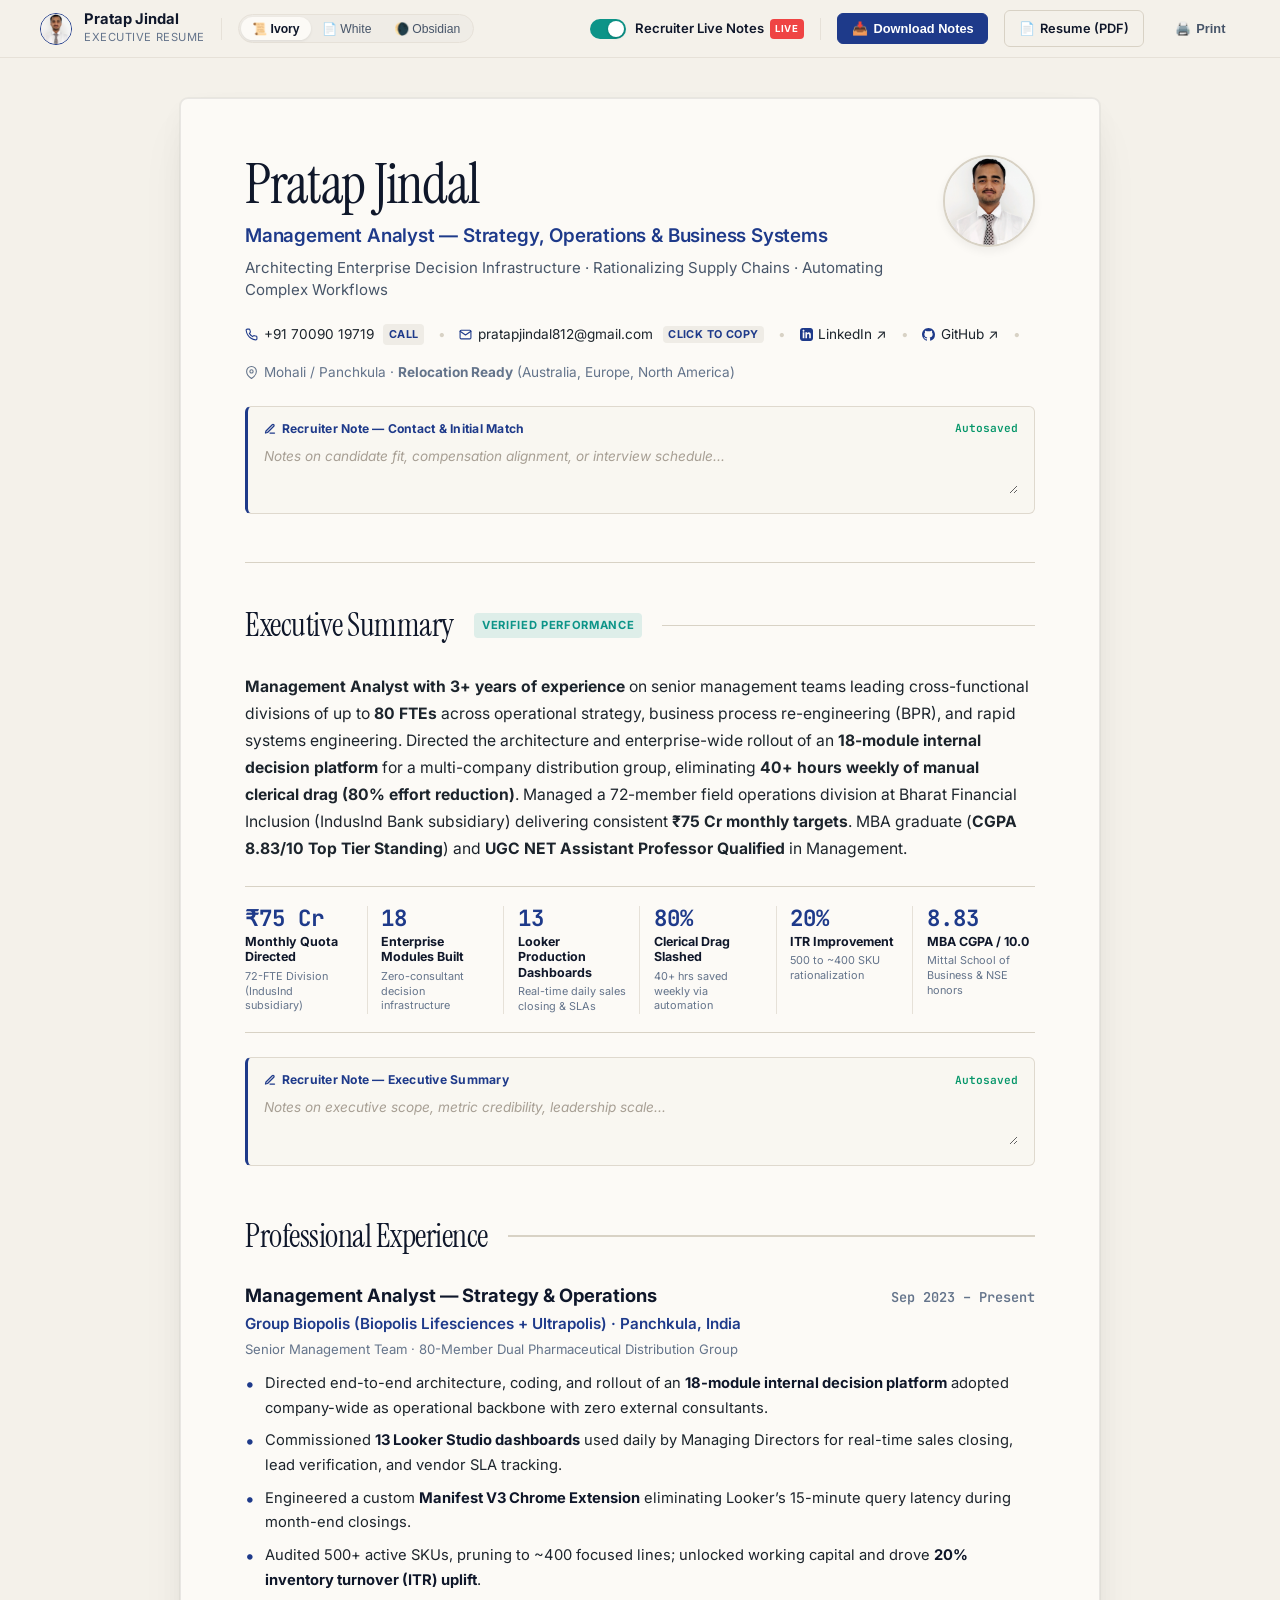
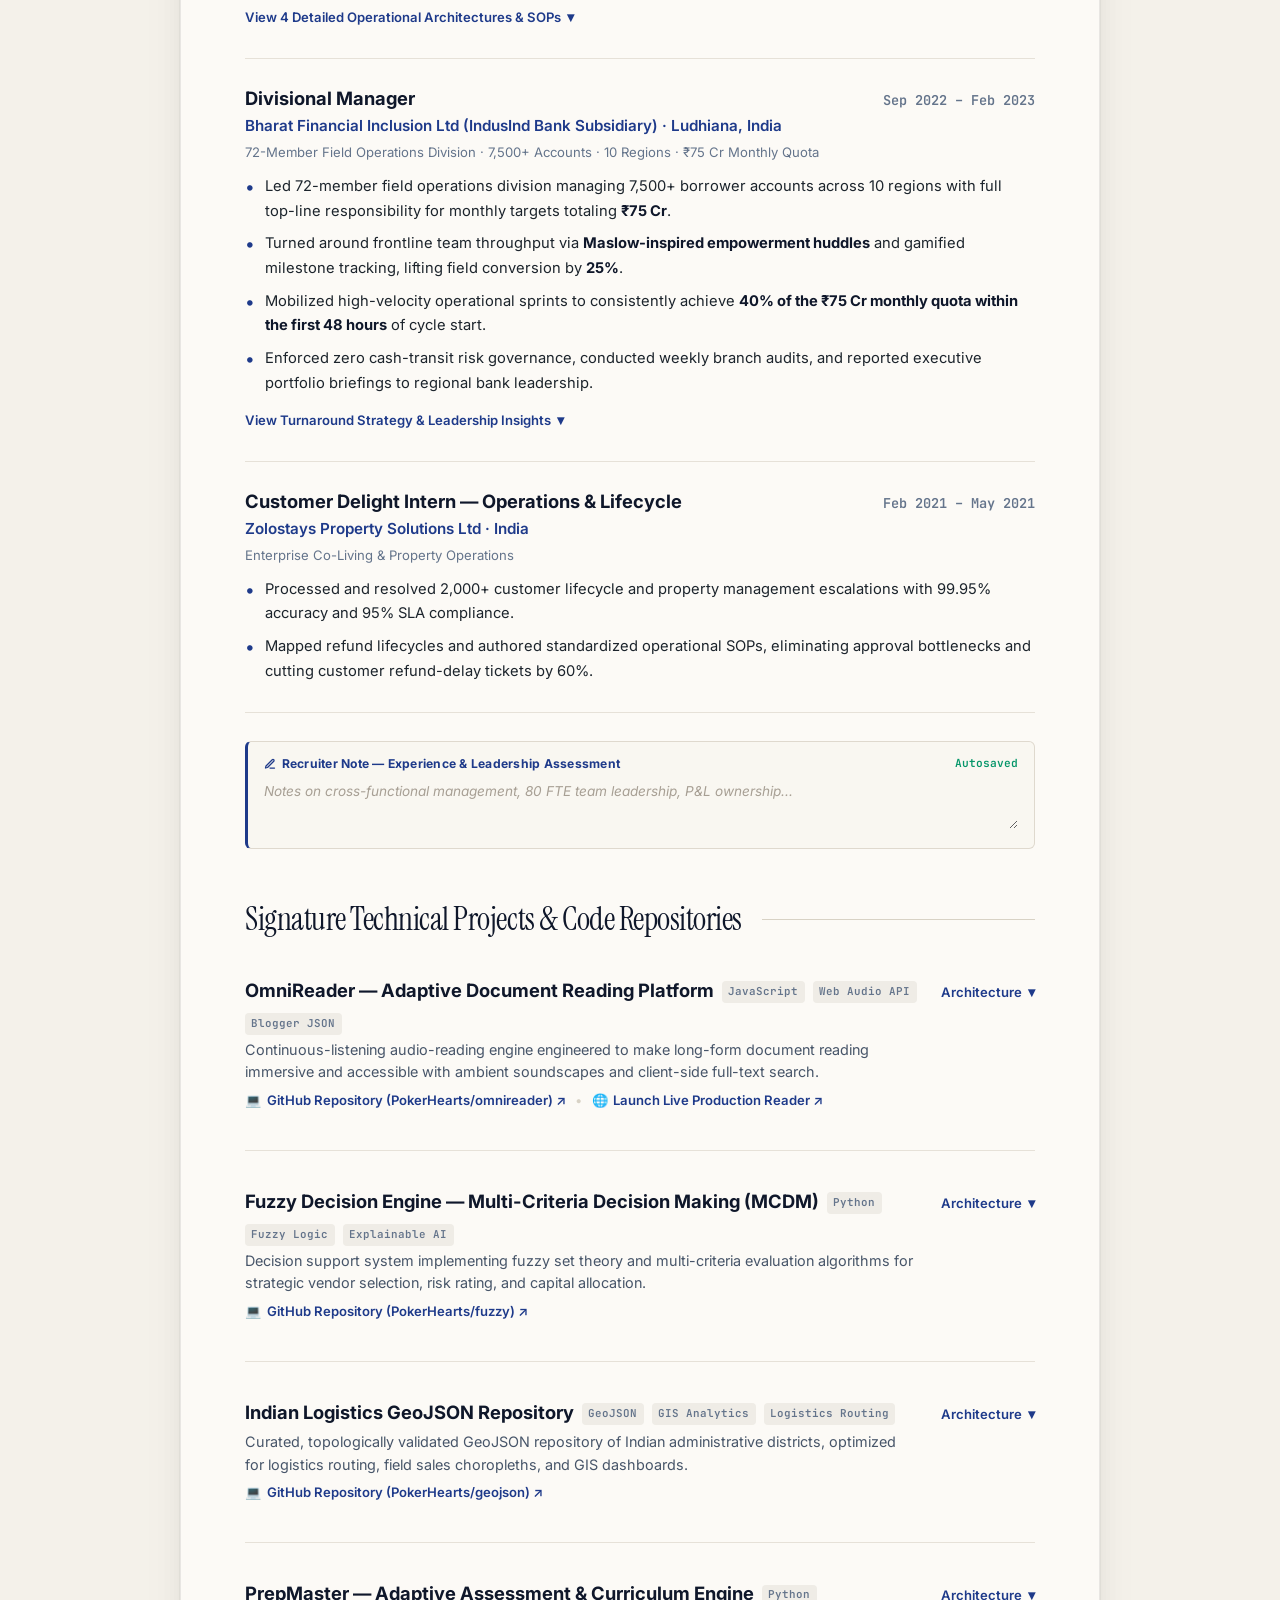
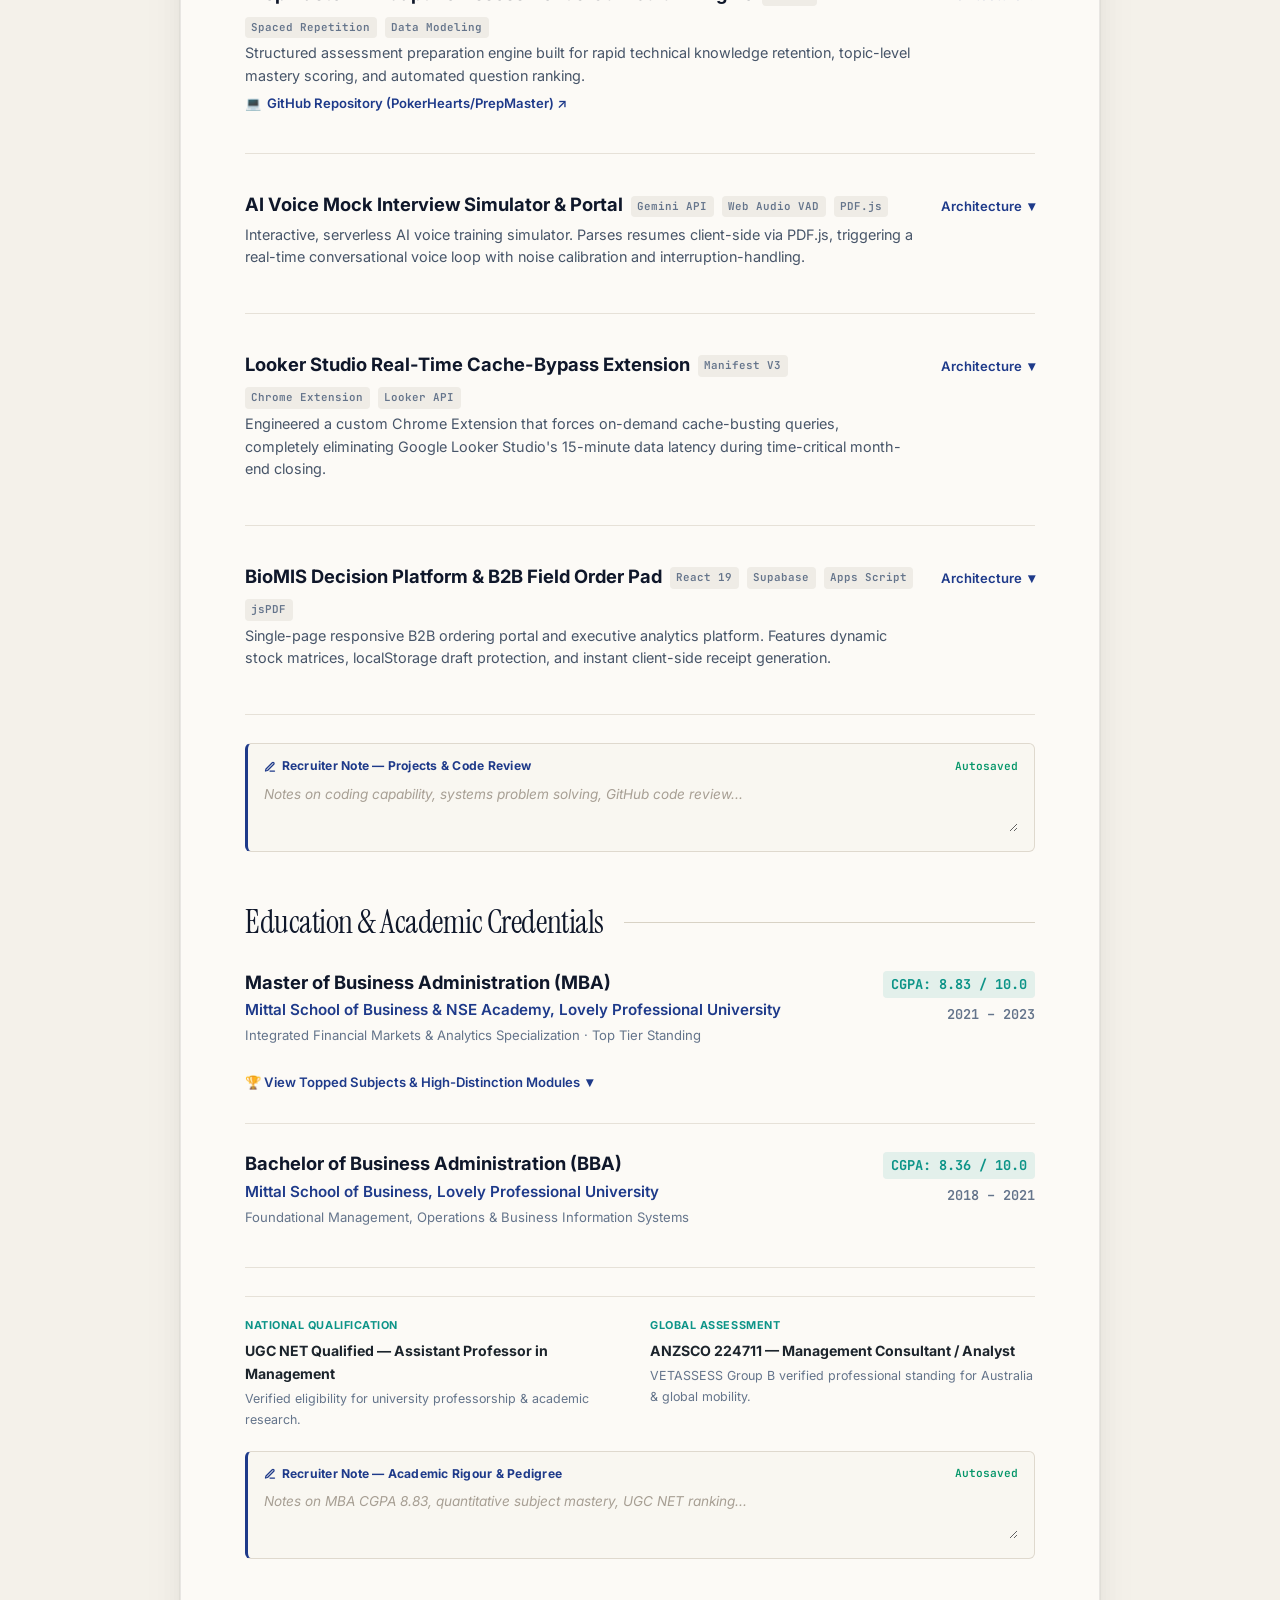
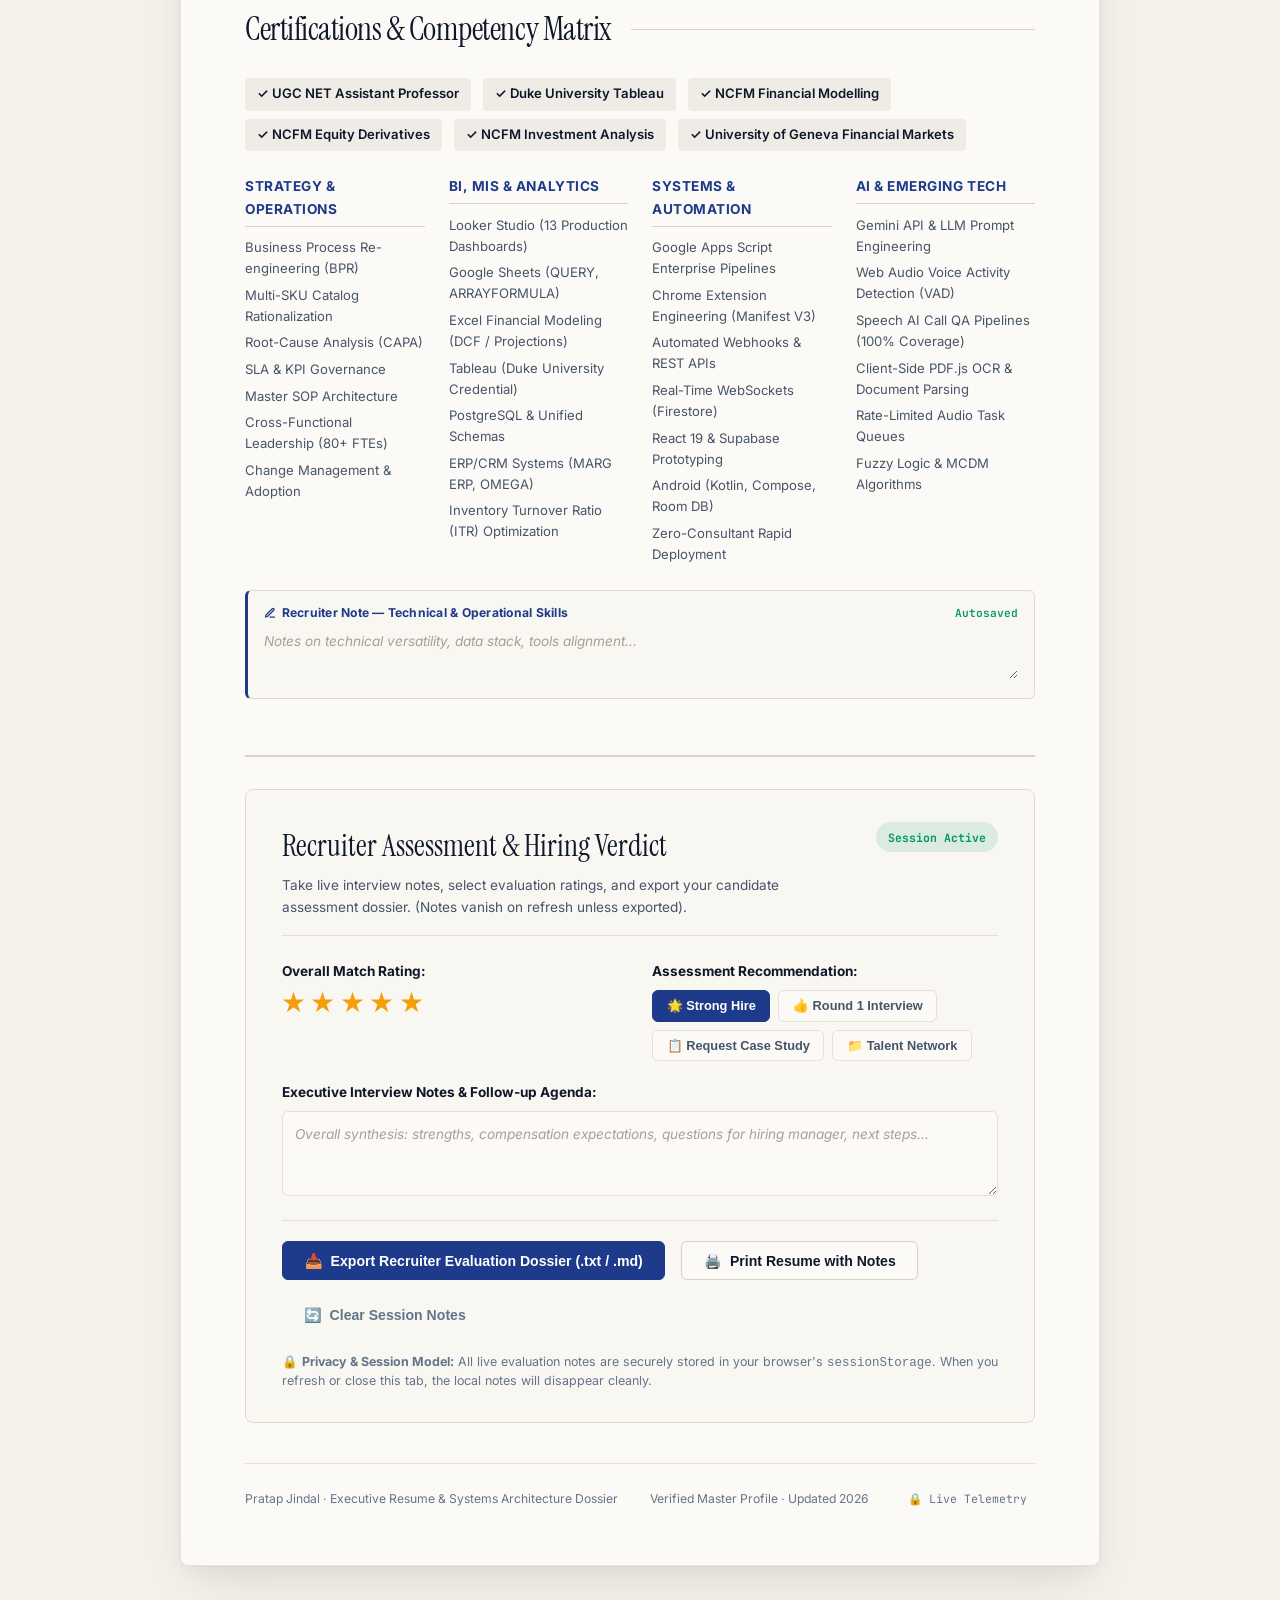
<file: index.html>
<!DOCTYPE html>
<html lang="en">
<head>
  <meta charset="UTF-8">
  <meta name="viewport" content="width=device-width, initial-scale=1.0">
  <title>Pratap Jindal — Executive Resume & Operational Systems Dossier</title>
  <meta name="description" content="Interactive Executive Resume of Pratap Jindal — Management Analyst & Systems Architect. Directed ₹75 Cr monthly field operations, engineered 18 production decision modules, and rationalized multi-SKU supply chains.">
  <link rel="icon" type="image/png" href="profile.png">

  <!-- Google Fonts: Instrument Serif for luxury editorial titles, Inter for high-clarity document body, JetBrains Mono for metrics and code -->
  <link rel="preconnect" href="https://fonts.googleapis.com">
  <link rel="preconnect" href="https://fonts.gstatic.com" crossorigin>
  <link href="https://fonts.googleapis.com/css2?family=Instrument+Serif:ital@0;1&family=Inter:wght@300;400;500;600;700&family=JetBrains+Mono:wght@400;500;600;700&display=swap" rel="stylesheet">

  <link rel="stylesheet" href="style.css?v=6.0">
</head>
<body class="theme-ivory">

  <!-- Top Sticky Command Dock -->
  <header class="recruiter-dock" id="recruiterDock" aria-label="Resume Command Bar">
    <div class="dock-container">
      <div class="dock-left">
        <a href="#resumeTop" class="dock-brand">
          <img src="profile.png" alt="Pratap Jindal" class="dock-avatar">
          <div class="dock-brand-text">
            <span class="dock-name">Pratap Jindal</span>
            <span class="dock-role">Executive Resume</span>
          </div>
        </a>
        <div class="dock-divider"></div>
        <!-- Theme Switcher -->
        <div class="theme-pill-group" role="radiogroup" aria-label="Resume Paper Style">
          <button type="button" class="theme-btn active" data-theme="theme-ivory" title="Warm Executive Ivory Paper">📜 Ivory</button>
          <button type="button" class="theme-btn" data-theme="theme-white" title="Crisp Modern Monochrome">📄 White</button>
          <button type="button" class="theme-btn" data-theme="theme-obsidian" title="Executive Slate Dark Mode">🌘 Obsidian</button>
        </div>
      </div>

      <div class="dock-right">
        <!-- Recruiter Assessment Mode Toggle -->
        <label class="recruiter-toggle-label" title="Toggle interactive live note-taking and evaluation tools">
          <input type="checkbox" id="recruiterModeToggle" checked>
          <span class="toggle-slider"></span>
          <span class="toggle-text">Recruiter Live Notes <span class="badge-live">LIVE</span></span>
        </label>

        <div class="dock-divider"></div>

        <!-- Action Buttons -->
        <button type="button" id="btnExportNotes" class="btn-dock btn-dock-primary" title="Download your session evaluation notes and assessment report">
          <span>📥</span> Download Notes
        </button>
        <a href="Pratap_Jindal_Resume.pdf" download="Pratap_Jindal_Resume.pdf" class="btn-dock btn-dock-secondary" title="Download the original official PDF resume">
          <span>📄</span> Resume (PDF)
        </a>
        <button type="button" id="btnPrintResume" class="btn-dock btn-dock-ghost" title="Print clean resume or save as PDF">
          <span>🖨️</span> Print
        </button>
      </div>
    </div>
  </header>

  <!-- Main Document Stage -->
  <main class="document-stage">
    
    <!-- Flowing Authentic Resume Document Sheet -->
    <article class="resume-sheet" id="resumeTop">

      <!-- ==================== HEADER BLOCK ==================== -->
      <header class="resume-header">
        <div class="header-main-row">
          <div class="header-identity">
            <h1 class="candidate-name">Pratap Jindal</h1>
            <div class="candidate-title">Management Analyst — Strategy, Operations & Business Systems</div>
            <div class="candidate-tagline">Architecting Enterprise Decision Infrastructure · Rationalizing Supply Chains · Automating Complex Workflows</div>
          </div>
          <div class="header-photo-wrapper">
            <img src="profile.png" alt="Pratap Jindal portrait" class="candidate-portrait">
          </div>
        </div>

        <!-- Flowing Contact & Direct Action Line -->
        <nav class="contact-strip" aria-label="Direct Candidate Actions">
          <!-- Direct Phone Dial Trigger -->
          <a href="tel:+917009019719" id="contactPhone" class="contact-chip" title="Click to launch phone dialer">
            <span class="chip-icon">
              <svg width="13" height="13" viewBox="0 0 24 24" fill="none" stroke="currentColor" stroke-width="2" stroke-linecap="round" stroke-linejoin="round"><path d="M22 16.92v3a2 2 0 0 1-2.18 2 19.79 19.79 0 0 1-8.63-3.07 19.5 19.5 0 0 1-6-6 19.79 19.79 0 0 1-3.07-8.67A2 2 0 0 1 4.11 2h3a2 2 0 0 1 2 1.72 12.84 12.84 0 0 0 .7 2.81 2 2 0 0 1-.45 2.11L8.09 9.91a16 16 0 0 0 6 6l1.27-1.27a2 2 0 0 1 2.11-.45 12.84 12.84 0 0 0 2.81.7A2 2 0 0 1 22 16.92z"/></svg>
            </span>
            <span class="chip-label">+91 70090 19719</span>
            <span class="chip-action">Call</span>
          </a>

          <span class="contact-sep">•</span>

          <!-- Direct Email Clipboard Copy Trigger -->
          <button type="button" id="contactEmailBtn" class="contact-chip contact-btn" title="Click to copy email address">
            <span class="chip-icon">
              <svg width="13" height="13" viewBox="0 0 24 24" fill="none" stroke="currentColor" stroke-width="2" stroke-linecap="round" stroke-linejoin="round"><path d="M4 4h16c1.1 0 2 .9 2 2v12c0 1.1-.9 2-2 2H4c-1.1 0-2-.9-2-2V6c0-1.1.9-2 2-2z"/><polyline points="22,6 12,13 2,6"/></svg>
            </span>
            <span class="chip-label">pratapjindal812@gmail.com</span>
            <span class="chip-action">Click to copy</span>
          </button>

          <span class="contact-sep">•</span>

          <!-- Direct LinkedIn Profile Trigger -->
          <a href="https://www.linkedin.com/in/pratap-jindal/" target="_blank" rel="noopener noreferrer" id="contactLinkedin" class="contact-chip" title="Open LinkedIn Profile in new tab">
            <span class="chip-icon">
              <svg width="13" height="13" viewBox="0 0 24 24" fill="currentColor"><path d="M19 0h-14c-2.761 0-5 2.239-5 5v14c0 2.761 2.239 5 5 5h14c2.762 0 5-2.239 5-5v-14c0-2.761-2.238-5-5-5zm-11 19h-3v-11h3v11zm-1.5-12.268c-.966 0-1.75-.79-1.75-1.764s.784-1.764 1.75-1.764 1.75.79 1.75 1.764-.783 1.764-1.75 1.764zm13.5 12.268h-3v-5.604c0-3.368-4-3.113-4 0v5.604h-3v-11h3v1.765c1.396-2.586 7-2.777 7 2.476v6.759z"/></svg>
            </span>
            <span class="chip-label">LinkedIn ↗</span>
          </a>

          <span class="contact-sep">•</span>

          <!-- Direct GitHub Profile Trigger -->
          <a href="https://github.com/PokerHearts" target="_blank" rel="noopener noreferrer" id="contactGithub" class="contact-chip" title="Open GitHub repositories">
            <span class="chip-icon">
              <svg width="13" height="13" viewBox="0 0 24 24" fill="currentColor"><path d="M12 0C5.37 0 0 5.37 0 12c0 5.31 3.435 9.795 8.205 11.385.6.105.825-.255.825-.57 0-.285-.015-1.23-.015-2.235-3.015.555-3.795-.735-4.035-1.41-.135-.345-.72-1.41-1.23-1.695-.42-.225-1.02-.78-.015-.795.945-.015 1.62.87 1.845 1.23 1.08 1.815 2.805 1.305 3.495.99.105-.78.42-1.305.765-1.605-2.67-.3-5.46-1.335-5.46-5.925 0-1.305.465-2.385 1.23-3.225-.12-.3-.54-1.53.12-3.18 0 0 1.005-.315 3.3 1.23.96-.27 1.98-.405 3-.405s2.04.135 3 .405c2.295-1.56 3.3-1.23 3.3-1.23.66 1.65.24 2.88.12 3.18.765.84 1.23 1.905 1.23 3.225 0 4.605-2.805 5.625-5.475 5.925.435.375.81 1.095.81 2.22 0 1.605-.015 2.895-.015 3.3 0 .315.225.69.825.57A12.02 12.02 0 0024 12c0-6.63-5.37-12-12-12z"/></svg>
            </span>
            <span class="chip-label">GitHub ↗</span>
          </a>

          <span class="contact-sep">•</span>

          <!-- Location & Global Mobility -->
          <div class="contact-chip contact-chip-static" title="Current Location & Relocation Scope">
            <span class="chip-icon">
              <svg width="13" height="13" viewBox="0 0 24 24" fill="none" stroke="currentColor" stroke-width="2" stroke-linecap="round" stroke-linejoin="round"><path d="M21 10c0 7-9 13-9 13s-9-6-9-13a9 9 0 0 1 18 0z"/><circle cx="12" cy="10" r="3"/></svg>
            </span>
            <span class="chip-label">Mohali / Panchkula · <strong>Relocation Ready</strong> (Australia, Europe, North America)</span>
          </div>
        </nav>

        <!-- Recruiter Section Note: Contact -->
        <div class="recruiter-note-slip" id="note-contact" data-section="contact">
          <div class="note-slip-header">
            <span class="note-slip-title">
              <svg width="12" height="12" viewBox="0 0 24 24" fill="none" stroke="currentColor" stroke-width="2.5" stroke-linecap="round" stroke-linejoin="round"><path d="M12 20h9"/><path d="M16.5 3.5a2.121 2.121 0 0 1 3 3L7 19l-4 1 1-4L16.5 3.5z"/></svg>
              Recruiter Note — Contact &amp; Initial Match
            </span>
            <span class="note-save-indicator" id="saveStatus-contact">Autosaved</span>
          </div>
          <textarea class="note-textarea" placeholder="Notes on candidate fit, compensation alignment, or interview schedule..." data-key="note_contact"></textarea>
        </div>
      </header>


      <!-- ==================== EXECUTIVE SUMMARY & UNIFIED METRICS ==================== -->
      <section class="resume-section" id="section-summary">
        <div class="section-title-row">
          <h2 class="section-title">Executive Summary</h2>
          <span class="section-badge">Verified Performance</span>
        </div>

        <p class="summary-paragraph">
          <strong>Management Analyst with 3+ years of experience</strong> on senior management teams leading cross-functional divisions of up to <strong>80 FTEs</strong> across operational strategy, business process re-engineering (BPR), and rapid systems engineering. Directed the architecture and enterprise-wide rollout of an <strong>18-module internal decision platform</strong> for a multi-company distribution group, eliminating <strong>40+ hours weekly of manual clerical drag (80% effort reduction)</strong>. Managed a 72-member field operations division at Bharat Financial Inclusion (IndusInd Bank subsidiary) delivering consistent <strong>₹75 Cr monthly targets</strong>. MBA graduate (<strong>CGPA 8.83/10 Top Tier Standing</strong>) and <strong>UGC NET Assistant Professor Qualified</strong> in Management.
        </p>

        <!-- Flowing Unified Metrics Strip -->
        <div class="unified-metrics-strip">
          <div class="metric-item">
            <div class="metric-val">₹75 Cr</div>
            <div class="metric-lbl">Monthly Quota Directed</div>
            <div class="metric-sub">72-FTE Division (IndusInd subsidiary)</div>
          </div>
          <div class="metric-item">
            <div class="metric-val">18</div>
            <div class="metric-lbl">Enterprise Modules Built</div>
            <div class="metric-sub">Zero-consultant decision infrastructure</div>
          </div>
          <div class="metric-item">
            <div class="metric-val">13</div>
            <div class="metric-lbl">Looker Production Dashboards</div>
            <div class="metric-sub">Real-time daily sales closing & SLAs</div>
          </div>
          <div class="metric-item">
            <div class="metric-val">80%</div>
            <div class="metric-lbl">Clerical Drag Slashed</div>
            <div class="metric-sub">40+ hrs saved weekly via automation</div>
          </div>
          <div class="metric-item">
            <div class="metric-val">20%</div>
            <div class="metric-lbl">ITR Improvement</div>
            <div class="metric-sub">500 to ~400 SKU rationalization</div>
          </div>
          <div class="metric-item">
            <div class="metric-val">8.83</div>
            <div class="metric-lbl">MBA CGPA / 10.0</div>
            <div class="metric-sub">Mittal School of Business & NSE honors</div>
          </div>
        </div>

        <!-- Recruiter Section Note: Summary -->
        <div class="recruiter-note-slip" id="note-summary" data-section="summary">
          <div class="note-slip-header">
            <span class="note-slip-title">
              <svg width="12" height="12" viewBox="0 0 24 24" fill="none" stroke="currentColor" stroke-width="2.5" stroke-linecap="round" stroke-linejoin="round"><path d="M12 20h9"/><path d="M16.5 3.5a2.121 2.121 0 0 1 3 3L7 19l-4 1 1-4L16.5 3.5z"/></svg>
              Recruiter Note — Executive Summary
            </span>
            <span class="note-save-indicator" id="saveStatus-summary">Autosaved</span>
          </div>
          <textarea class="note-textarea" placeholder="Notes on executive scope, metric credibility, leadership scale..." data-key="note_summary"></textarea>
        </div>
      </section>


      <!-- ==================== PROFESSIONAL EXPERIENCE ==================== -->
      <section class="resume-section" id="section-experience">
        <div class="section-title-row">
          <h2 class="section-title">Professional Experience</h2>
        </div>

        <!-- Experience Item 1: Group Biopolis -->
        <div class="flowing-entry" id="exp-biopolis">
          <div class="entry-header">
            <div class="entry-header-left">
              <h3 class="entry-role">Management Analyst — Strategy &amp; Operations</h3>
              <div class="entry-company">Group Biopolis (Biopolis Lifesciences + Ultrapolis) · Panchkula, India</div>
              <div class="entry-scope">Senior Management Team · 80-Member Dual Pharmaceutical Distribution Group</div>
            </div>
            <div class="entry-header-right">
              <span class="entry-period">Sep 2023 – Present</span>
            </div>
          </div>

          <ul class="entry-bullets">
            <li>Directed end-to-end architecture, coding, and rollout of an <strong>18-module internal decision platform</strong> adopted company-wide as operational backbone with zero external consultants.</li>
            <li>Commissioned <strong>13 Looker Studio dashboards</strong> used daily by Managing Directors for real-time sales closing, lead verification, and vendor SLA tracking.</li>
            <li>Engineered a custom <strong>Manifest V3 Chrome Extension</strong> eliminating Looker’s 15-minute query latency during month-end closings.</li>
            <li>Audited 500+ active SKUs, pruning to ~400 focused lines; unlocked working capital and drove <strong>20% inventory turnover (ITR) uplift</strong>.</li>
          </ul>

          <!-- Subtle Expand Toggle Button -->
          <button type="button" class="inline-expand-btn" aria-expanded="false" aria-controls="exp-biopolis-detail">
            <span class="btn-text">View 4 Detailed Operational Architectures &amp; SOPs</span>
            <span class="chevron">▾</span>
          </button>

          <!-- Flowing Detailed Bullets -->
          <div class="inline-expandable-panel" id="exp-biopolis-detail" hidden>
            <ul class="entry-bullets expanded-bullets">
              <li><strong>Decision Infrastructure Modules:</strong> Architected modules covering Sales DoD, Party Health, MR Quota Allocation, CRM, Inventory Velocity, Financial Flow, and Biometric Attendance. Replaced detached spreadsheets with unified data models.</li>
              <li><strong>80% Reporting Effort Reduction:</strong> Designed end-to-end automated pipelines using Google Apps Script and webhooks for automated data refresh, email-to-data parsing, and audit trails, saving 40+ operational hours every week.</li>
              <li><strong>Shortage-Escalation &amp; Stock Precision:</strong> Engineered a formal workflow linking field sales directly to production batches, slashing shortage escalations from 17 down to 2 while sustaining 98% audited stock precision.</li>
              <li><strong>AI-Powered Speech QA Telemetry:</strong> Directed speech AI pipeline converting telecalling recordings into structured performance rubrics, expanding compliance audit coverage from 2% spot-checks to 100% of all calls.</li>
            </ul>
          </div>
        </div>

        <!-- Experience Item 2: Bharat Financial Inclusion -->
        <div class="flowing-entry" id="exp-bfil">
          <div class="entry-header">
            <div class="entry-header-left">
              <h3 class="entry-role">Divisional Manager</h3>
              <div class="entry-company">Bharat Financial Inclusion Ltd (IndusInd Bank Subsidiary) · Ludhiana, India</div>
              <div class="entry-scope">72-Member Field Operations Division · 7,500+ Accounts · 10 Regions · ₹75 Cr Monthly Quota</div>
            </div>
            <div class="entry-header-right">
              <span class="entry-period">Sep 2022 – Feb 2023</span>
            </div>
          </div>

          <ul class="entry-bullets">
            <li>Led 72-member field operations division managing 7,500+ borrower accounts across 10 regions with full top-line responsibility for monthly targets totaling <strong>₹75 Cr</strong>.</li>
            <li>Turned around frontline team throughput via <strong>Maslow-inspired empowerment huddles</strong> and gamified milestone tracking, lifting field conversion by <strong>25%</strong>.</li>
            <li>Mobilized high-velocity operational sprints to consistently achieve <strong>40% of the ₹75 Cr monthly quota within the first 48 hours</strong> of cycle start.</li>
            <li>Enforced zero cash-transit risk governance, conducted weekly branch audits, and reported executive portfolio briefings to regional bank leadership.</li>
          </ul>

          <button type="button" class="inline-expand-btn" aria-expanded="false" aria-controls="exp-bfil-detail">
            <span class="btn-text">View Turnaround Strategy &amp; Leadership Insights</span>
            <span class="chevron">▾</span>
          </button>

          <div class="inline-expandable-panel" id="exp-bfil-detail" hidden>
            <ul class="entry-bullets expanded-bullets">
              <li><strong>Behavioral Modeling &amp; Incentive Architecture:</strong> Replaced punitive review structures with a transparent 'Challenge &amp; Reward' incentive architecture. Mapped operational tasks to Maslow's hierarchy of security and esteem needs to curb frontline officer burnout.</li>
              <li><strong>48-Hour Sprint Cadence Execution:</strong> Engineered weekend mobilization workflows that aligned branch managers and collection officers, front-loading 40% of monthly quotas into the first 2 days and removing month-end chaos.</li>
            </ul>
          </div>
        </div>

        <!-- Experience Item 3: Zolostays -->
        <div class="flowing-entry" id="exp-zolo">
          <div class="entry-header">
            <div class="entry-header-left">
              <h3 class="entry-role">Customer Delight Intern — Operations &amp; Lifecycle</h3>
              <div class="entry-company">Zolostays Property Solutions Ltd · India</div>
              <div class="entry-scope">Enterprise Co-Living &amp; Property Operations</div>
            </div>
            <div class="entry-header-right">
              <span class="entry-period">Feb 2021 – May 2021</span>
            </div>
          </div>

          <ul class="entry-bullets">
            <li>Processed and resolved 2,000+ customer lifecycle and property management escalations with 99.95% accuracy and 95% SLA compliance.</li>
            <li>Mapped refund lifecycles and authored standardized operational SOPs, eliminating approval bottlenecks and cutting customer refund-delay tickets by 60%.</li>
          </ul>
        </div>

        <!-- Recruiter Section Note: Experience -->
        <div class="recruiter-note-slip" id="note-experience" data-section="experience">
          <div class="note-slip-header">
            <span class="note-slip-title">
              <svg width="12" height="12" viewBox="0 0 24 24" fill="none" stroke="currentColor" stroke-width="2.5" stroke-linecap="round" stroke-linejoin="round"><path d="M12 20h9"/><path d="M16.5 3.5a2.121 2.121 0 0 1 3 3L7 19l-4 1 1-4L16.5 3.5z"/></svg>
              Recruiter Note — Experience &amp; Leadership Assessment
            </span>
            <span class="note-save-indicator" id="saveStatus-experience">Autosaved</span>
          </div>
          <textarea class="note-textarea" placeholder="Notes on cross-functional management, 80 FTE team leadership, P&L ownership..." data-key="note_experience"></textarea>
        </div>
      </section>


      <!-- ==================== SIGNATURE PROJECTS & CODE REPOSITORIES ==================== -->
      <section class="resume-section" id="section-projects">
        <div class="section-title-row">
          <h2 class="section-title">Signature Technical Projects &amp; Code Repositories</h2>
        </div>

        <!-- Project 1: OmniReader -->
        <div class="flowing-entry project-entry" id="proj-omnireader">
          <div class="entry-header">
            <div class="entry-header-left">
              <div class="project-title-line">
                <h3 class="entry-role">OmniReader — Adaptive Document Reading Platform</h3>
                <span class="tech-tag">JavaScript</span>
                <span class="tech-tag">Web Audio API</span>
                <span class="tech-tag">Blogger JSON</span>
              </div>
              <p class="project-desc">Continuous-listening audio-reading engine engineered to make long-form document reading immersive and accessible with ambient soundscapes and client-side full-text search.</p>
              <div class="project-links-line">
                <a href="https://github.com/PokerHearts/omnireader" target="_blank" rel="noopener noreferrer" class="link-action">
                  <span>💻</span> GitHub Repository (PokerHearts/omnireader) ↗
                </a>
                <span class="contact-sep">•</span>
                <a href="http://reader.pokerhearts.in/" target="_blank" rel="noopener noreferrer" class="link-action">
                  <span>🌐</span> Launch Live Production Reader ↗
                </a>
              </div>
            </div>
            <div class="entry-header-right">
              <button type="button" class="inline-expand-btn" aria-expanded="false" aria-controls="proj-omnireader-detail">
                <span class="btn-text">Architecture</span>
                <span class="chevron">▾</span>
              </button>
            </div>
          </div>

          <div class="inline-expandable-panel" id="proj-omnireader-detail" hidden>
            <ul class="entry-bullets expanded-bullets">
              <li><strong>Architecture:</strong> Static Blogger template re-engineered into a web app. Continuous-listening audiobook player with localStorage resume, ambient audio player with auto-ducking, client-side regex search engine over JSON feeds, and pinch-to-zoom carousels.</li>
              <li><strong>Operational Impact:</strong> Distraction-free research and long-form consumption with zero server hosting overhead.</li>
            </ul>
          </div>
        </div>

        <!-- Project 2: Fuzzy MCDM -->
        <div class="flowing-entry project-entry" id="proj-fuzzy">
          <div class="entry-header">
            <div class="entry-header-left">
              <div class="project-title-line">
                <h3 class="entry-role">Fuzzy Decision Engine — Multi-Criteria Decision Making (MCDM)</h3>
                <span class="tech-tag">Python</span>
                <span class="tech-tag">Fuzzy Logic</span>
                <span class="tech-tag">Explainable AI</span>
              </div>
              <p class="project-desc">Decision support system implementing fuzzy set theory and multi-criteria evaluation algorithms for strategic vendor selection, risk rating, and capital allocation.</p>
              <div class="project-links-line">
                <a href="https://github.com/PokerHearts/fuzzy" target="_blank" rel="noopener noreferrer" class="link-action">
                  <span>💻</span> GitHub Repository (PokerHearts/fuzzy) ↗
                </a>
              </div>
            </div>
            <div class="entry-header-right">
              <button type="button" class="inline-expand-btn" aria-expanded="false" aria-controls="proj-fuzzy-detail">
                <span class="btn-text">Architecture</span>
                <span class="chevron">▾</span>
              </button>
            </div>
          </div>

          <div class="inline-expandable-panel" id="proj-fuzzy-detail" hidden>
            <ul class="entry-bullets expanded-bullets">
              <li><strong>Architecture:</strong> Python implementation of triangular and trapezoidal fuzzy numbers, defuzzification methods (Centroid, Bisector), and multi-criteria matrix weightings for decisions under ambiguity.</li>
              <li><strong>Operational Impact:</strong> Replaces arbitrary gut-feel rankings with rigorous mathematical decision boundaries and explainable criteria weighting.</li>
            </ul>
          </div>
        </div>

        <!-- Project 3: GeoJSON Logistics -->
        <div class="flowing-entry project-entry" id="proj-geojson">
          <div class="entry-header">
            <div class="entry-header-left">
              <div class="project-title-line">
                <h3 class="entry-role">Indian Logistics GeoJSON Repository</h3>
                <span class="tech-tag">GeoJSON</span>
                <span class="tech-tag">GIS Analytics</span>
                <span class="tech-tag">Logistics Routing</span>
              </div>
              <p class="project-desc">Curated, topologically validated GeoJSON repository of Indian administrative districts, optimized for logistics routing, field sales choropleths, and GIS dashboards.</p>
              <div class="project-links-line">
                <a href="https://github.com/PokerHearts/geojson" target="_blank" rel="noopener noreferrer" class="link-action">
                  <span>💻</span> GitHub Repository (PokerHearts/geojson) ↗
                </a>
              </div>
            </div>
            <div class="entry-header-right">
              <button type="button" class="inline-expand-btn" aria-expanded="false" aria-controls="proj-geojson-detail">
                <span class="btn-text">Architecture</span>
                <span class="chevron">▾</span>
              </button>
            </div>
          </div>

          <div class="inline-expandable-panel" id="proj-geojson-detail" hidden>
            <ul class="entry-bullets expanded-bullets">
              <li><strong>Dataset Scope:</strong> Normalized multi-polygon boundaries across Indian states and districts, validated for zero geometry self-intersections and minimal payload size for high-speed WebGL and Leaflet rendering.</li>
              <li><strong>Operational Impact:</strong> Powered territory mapping for 7,500+ microfinance accounts and pharmaceutical distribution route rationalization.</li>
            </ul>
          </div>
        </div>

        <!-- Project 4: PrepMaster -->
        <div class="flowing-entry project-entry" id="proj-prepmaster">
          <div class="entry-header">
            <div class="entry-header-left">
              <div class="project-title-line">
                <h3 class="entry-role">PrepMaster — Adaptive Assessment &amp; Curriculum Engine</h3>
                <span class="tech-tag">Python</span>
                <span class="tech-tag">Spaced Repetition</span>
                <span class="tech-tag">Data Modeling</span>
              </div>
              <p class="project-desc">Structured assessment preparation engine built for rapid technical knowledge retention, topic-level mastery scoring, and automated question ranking.</p>
              <div class="project-links-line">
                <a href="https://github.com/PokerHearts/PrepMaster" target="_blank" rel="noopener noreferrer" class="link-action">
                  <span>💻</span> GitHub Repository (PokerHearts/PrepMaster) ↗
                </a>
              </div>
            </div>
            <div class="entry-header-right">
              <button type="button" class="inline-expand-btn" aria-expanded="false" aria-controls="proj-prepmaster-detail">
                <span class="btn-text">Architecture</span>
                <span class="chevron">▾</span>
              </button>
            </div>
          </div>

          <div class="inline-expandable-panel" id="proj-prepmaster-detail" hidden>
            <ul class="entry-bullets expanded-bullets">
              <li><strong>Architecture:</strong> Python-based learning engine applying spaced repetition algorithms and confidence-weighted score rubrics to assess technical competencies and domain frameworks.</li>
            </ul>
          </div>
        </div>

        <!-- Project 5: AI Voice Mock Interview Simulator -->
        <div class="flowing-entry project-entry" id="proj-aivoice">
          <div class="entry-header">
            <div class="entry-header-left">
              <div class="project-title-line">
                <h3 class="entry-role">AI Voice Mock Interview Simulator &amp; Portal</h3>
                <span class="tech-tag">Gemini API</span>
                <span class="tech-tag">Web Audio VAD</span>
                <span class="tech-tag">PDF.js</span>
              </div>
              <p class="project-desc">Interactive, serverless AI voice training simulator. Parses resumes client-side via PDF.js, triggering a real-time conversational voice loop with noise calibration and interruption-handling.</p>
            </div>
            <div class="entry-header-right">
              <button type="button" class="inline-expand-btn" aria-expanded="false" aria-controls="proj-aivoice-detail">
                <span class="btn-text">Architecture</span>
                <span class="chevron">▾</span>
              </button>
            </div>
          </div>

          <div class="inline-expandable-panel" id="proj-aivoice-detail" hidden>
            <ul class="entry-bullets expanded-bullets">
              <li><strong>Technical Architecture:</strong> Client-side PDF.js parsing eliminates cloud storage costs and preserves privacy. Speech API Voice Activity Detection (VAD) handles conversational turn-taking at ~$0.05 API cost per interview.</li>
              <li><strong>Impact &amp; Scale:</strong> Tested across 108+ team members and corporate candidates, logging quantitative rubrics directly to Google Sheets databases.</li>
            </ul>
          </div>
        </div>

        <!-- Project 6: Looker Studio Cache-Bypass Extension -->
        <div class="flowing-entry project-entry" id="proj-lookerext">
          <div class="entry-header">
            <div class="entry-header-left">
              <div class="project-title-line">
                <h3 class="entry-role">Looker Studio Real-Time Cache-Bypass Extension</h3>
                <span class="tech-tag">Manifest V3</span>
                <span class="tech-tag">Chrome Extension</span>
                <span class="tech-tag">Looker API</span>
              </div>
              <p class="project-desc">Engineered a custom Chrome Extension that forces on-demand cache-busting queries, completely eliminating Google Looker Studio's 15-minute data latency during time-critical month-end closing.</p>
            </div>
            <div class="entry-header-right">
              <button type="button" class="inline-expand-btn" aria-expanded="false" aria-controls="proj-lookerext-detail">
                <span class="btn-text">Architecture</span>
                <span class="chevron">▾</span>
              </button>
            </div>
          </div>

          <div class="inline-expandable-panel" id="proj-lookerext-detail" hidden>
            <ul class="entry-bullets expanded-bullets">
              <li><strong>Technical Solution:</strong> Injected content scripts that intercept Looker query dispatches and append timestamp tokens, invalidating CDN caches to force live operational database refreshes.</li>
              <li><strong>Outcome:</strong> Deployed to Managing Directors, giving executive leadership sub-second live sales closing visibility during month-end target sprints.</li>
            </ul>
          </div>
        </div>

        <!-- Project 7: BioMIS Platform & B2B Order Book -->
        <div class="flowing-entry project-entry" id="proj-biomis">
          <div class="entry-header">
            <div class="entry-header-left">
              <div class="project-title-line">
                <h3 class="entry-role">BioMIS Decision Platform &amp; B2B Field Order Pad</h3>
                <span class="tech-tag">React 19</span>
                <span class="tech-tag">Supabase</span>
                <span class="tech-tag">Apps Script</span>
                <span class="tech-tag">jsPDF</span>
              </div>
              <p class="project-desc">Single-page responsive B2B ordering portal and executive analytics platform. Features dynamic stock matrices, localStorage draft protection, and instant client-side receipt generation.</p>
            </div>
            <div class="entry-header-right">
              <button type="button" class="inline-expand-btn" aria-expanded="false" aria-controls="proj-biomis-detail">
                <span class="btn-text">Architecture</span>
                <span class="chevron">▾</span>
              </button>
            </div>
          </div>

          <div class="inline-expandable-panel" id="proj-biomis-detail" hidden>
            <ul class="entry-bullets expanded-bullets">
              <li><strong>Architecture:</strong> Chunked Google Apps Script CacheService matrix fitting entire inventory catalogs within strict 100KB limits, coupled with client-side jsPDF invoice generation.</li>
              <li><strong>Measurable Outcome:</strong> Slashed order booking turnaround from 8 minutes to 45 seconds while sustaining 100% order logging accuracy at zero hosting cost.</li>
            </ul>
          </div>
        </div>

        <!-- Recruiter Section Note: Projects -->
        <div class="recruiter-note-slip" id="note-projects" data-section="projects">
          <div class="note-slip-header">
            <span class="note-slip-title">
              <svg width="12" height="12" viewBox="0 0 24 24" fill="none" stroke="currentColor" stroke-width="2.5" stroke-linecap="round" stroke-linejoin="round"><path d="M12 20h9"/><path d="M16.5 3.5a2.121 2.121 0 0 1 3 3L7 19l-4 1 1-4L16.5 3.5z"/></svg>
              Recruiter Note — Projects &amp; Code Review
            </span>
            <span class="note-save-indicator" id="saveStatus-projects">Autosaved</span>
          </div>
          <textarea class="note-textarea" placeholder="Notes on coding capability, systems problem solving, GitHub code review..." data-key="note_projects"></textarea>
        </div>
      </section>


      <!-- ==================== EDUCATION & ACADEMIC PEDIGREE ==================== -->
      <section class="resume-section" id="section-education">
        <div class="section-title-row">
          <h2 class="section-title">Education &amp; Academic Credentials</h2>
        </div>

        <!-- Degree 1: MBA -->
        <div class="flowing-entry" id="edu-mba">
          <div class="entry-header">
            <div class="entry-header-left">
              <h3 class="entry-role">Master of Business Administration (MBA)</h3>
              <div class="entry-company">Mittal School of Business &amp; NSE Academy, Lovely Professional University</div>
              <div class="entry-scope">Integrated Financial Markets &amp; Analytics Specialization · Top Tier Standing</div>
            </div>
            <div class="entry-header-right">
              <div class="grade-badge">CGPA: 8.83 / 10.0</div>
              <div class="entry-period">2021 – 2023</div>
            </div>
          </div>

          <button type="button" class="inline-expand-btn" aria-expanded="false" aria-controls="edu-mba-detail">
            <span class="btn-text">🏆 View Topped Subjects &amp; High-Distinction Modules</span>
            <span class="chevron">▾</span>
          </button>

          <!-- Expandable Topped Subjects -->
          <div class="inline-expandable-panel" id="edu-mba-detail" hidden>
            <div class="topped-subjects-flow">
              <div class="topped-flow-intro">
                <strong>Recognized for top academic standing across core quantitative &amp; financial curriculum:</strong>
              </div>
              <ul class="entry-bullets topped-bullets">
                <li>★ <strong>Financial Modelling | Valuation &amp; Forecasting:</strong> Discounted Cash Flow (DCF), sensitivity testing, dynamic scenario modeling, and M&amp;A valuation models.</li>
                <li>★ <strong>Investment Analysis &amp; Portfolio Management:</strong> Modern Portfolio Theory, Markowitz optimization, CAPM, Sharpe ratios, and asset allocation strategies.</li>
                <li>★ <strong>Equity Derivatives &amp; Options Trading Strategies:</strong> Black-Scholes pricing, Option Greeks, volatility surfaces, structured hedging, and synthetic spreads.</li>
                <li>★ <strong>Business Process Analytics &amp; Decision Systems:</strong> Linear programming, queuing theory, inventory optimization models (EOQ/Safety Stock), and operational MIS.</li>
                <li>★ <strong>Technical &amp; Fundamental Analysis of Securities:</strong> Quantitative indicator analysis, macroeconomic cyclical factors, forensic audits, and cash flows.</li>
                <li>★ <strong>Macroeconomics &amp; Global Monetary Systems:</strong> Central banking liquidity mechanisms, interest rate transmission channels, and cross-border trade economics.</li>
              </ul>
            </div>
          </div>
        </div>

        <!-- Degree 2: BBA -->
        <div class="flowing-entry" id="edu-bba">
          <div class="entry-header">
            <div class="entry-header-left">
              <h3 class="entry-role">Bachelor of Business Administration (BBA)</h3>
              <div class="entry-company">Mittal School of Business, Lovely Professional University</div>
              <div class="entry-scope">Foundational Management, Operations &amp; Business Information Systems</div>
            </div>
            <div class="entry-header-right">
              <div class="grade-badge">CGPA: 8.36 / 10.0</div>
              <div class="entry-period">2018 – 2021</div>
            </div>
          </div>
        </div>

        <!-- National Qualifications Flow Line -->
        <div class="qualifications-flow-row">
          <div class="qual-flow-item">
            <span class="qual-flow-pill">National Qualification</span>
            <strong>UGC NET Qualified — Assistant Professor in Management</strong>
            <span class="qual-flow-desc">Verified eligibility for university professorship &amp; academic research.</span>
          </div>
          <div class="qual-flow-item">
            <span class="qual-flow-pill">Global Assessment</span>
            <strong>ANZSCO 224711 — Management Consultant / Analyst</strong>
            <span class="qual-flow-desc">VETASSESS Group B verified professional standing for Australia &amp; global mobility.</span>
          </div>
        </div>

        <!-- Recruiter Section Note: Education -->
        <div class="recruiter-note-slip" id="note-education" data-section="education">
          <div class="note-slip-header">
            <span class="note-slip-title">
              <svg width="12" height="12" viewBox="0 0 24 24" fill="none" stroke="currentColor" stroke-width="2.5" stroke-linecap="round" stroke-linejoin="round"><path d="M12 20h9"/><path d="M16.5 3.5a2.121 2.121 0 0 1 3 3L7 19l-4 1 1-4L16.5 3.5z"/></svg>
              Recruiter Note — Academic Rigour &amp; Pedigree
            </span>
            <span class="note-save-indicator" id="saveStatus-education">Autosaved</span>
          </div>
          <textarea class="note-textarea" placeholder="Notes on MBA CGPA 8.83, quantitative subject mastery, UGC NET ranking..." data-key="note_education"></textarea>
        </div>
      </section>


      <!-- ==================== VERIFIED CERTIFICATIONS & SKILLS ==================== -->
      <section class="resume-section" id="section-skills">
        <div class="section-title-row">
          <h2 class="section-title">Certifications &amp; Competency Matrix</h2>
        </div>

        <!-- Flowing Certifications List -->
        <div class="certifications-flow-list">
          <span class="cert-pill">✓ UGC NET Assistant Professor</span>
          <span class="cert-pill">✓ Duke University Tableau</span>
          <span class="cert-pill">✓ NCFM Financial Modelling</span>
          <span class="cert-pill">✓ NCFM Equity Derivatives</span>
          <span class="cert-pill">✓ NCFM Investment Analysis</span>
          <span class="cert-pill">✓ University of Geneva Financial Markets</span>
        </div>

        <!-- Flowing Competency Columns -->
        <div class="skills-flow-grid">
          <div class="skill-flow-col">
            <h3 class="flow-col-title">Strategy &amp; Operations</h3>
            <ul class="flow-col-list">
              <li>Business Process Re-engineering (BPR)</li>
              <li>Multi-SKU Catalog Rationalization</li>
              <li>Root-Cause Analysis (CAPA)</li>
              <li>SLA &amp; KPI Governance</li>
              <li>Master SOP Architecture</li>
              <li>Cross-Functional Leadership (80+ FTEs)</li>
              <li>Change Management &amp; Adoption</li>
            </ul>
          </div>

          <div class="skill-flow-col">
            <h3 class="flow-col-title">BI, MIS &amp; Analytics</h3>
            <ul class="flow-col-list">
              <li>Looker Studio (13 Production Dashboards)</li>
              <li>Google Sheets (QUERY, ARRAYFORMULA)</li>
              <li>Excel Financial Modeling (DCF / Projections)</li>
              <li>Tableau (Duke University Credential)</li>
              <li>PostgreSQL &amp; Unified Schemas</li>
              <li>ERP/CRM Systems (MARG ERP, OMEGA)</li>
              <li>Inventory Turnover Ratio (ITR) Optimization</li>
            </ul>
          </div>

          <div class="skill-flow-col">
            <h3 class="flow-col-title">Systems &amp; Automation</h3>
            <ul class="flow-col-list">
              <li>Google Apps Script Enterprise Pipelines</li>
              <li>Chrome Extension Engineering (Manifest V3)</li>
              <li>Automated Webhooks &amp; REST APIs</li>
              <li>Real-Time WebSockets (Firestore)</li>
              <li>React 19 &amp; Supabase Prototyping</li>
              <li>Android (Kotlin, Compose, Room DB)</li>
              <li>Zero-Consultant Rapid Deployment</li>
            </ul>
          </div>

          <div class="skill-flow-col">
            <h3 class="flow-col-title">AI &amp; Emerging Tech</h3>
            <ul class="flow-col-list">
              <li>Gemini API &amp; LLM Prompt Engineering</li>
              <li>Web Audio Voice Activity Detection (VAD)</li>
              <li>Speech AI Call QA Pipelines (100% Coverage)</li>
              <li>Client-Side PDF.js OCR &amp; Document Parsing</li>
              <li>Rate-Limited Audio Task Queues</li>
              <li>Fuzzy Logic &amp; MCDM Algorithms</li>
            </ul>
          </div>
        </div>

        <!-- Recruiter Section Note: Skills -->
        <div class="recruiter-note-slip" id="note-skills" data-section="skills">
          <div class="note-slip-header">
            <span class="note-slip-title">
              <svg width="12" height="12" viewBox="0 0 24 24" fill="none" stroke="currentColor" stroke-width="2.5" stroke-linecap="round" stroke-linejoin="round"><path d="M12 20h9"/><path d="M16.5 3.5a2.121 2.121 0 0 1 3 3L7 19l-4 1 1-4L16.5 3.5z"/></svg>
              Recruiter Note — Technical &amp; Operational Skills
            </span>
            <span class="note-save-indicator" id="saveStatus-skills">Autosaved</span>
          </div>
          <textarea class="note-textarea" placeholder="Notes on technical versatility, data stack, tools alignment..." data-key="note_skills"></textarea>
        </div>
      </section>


      <!-- ==================== RECRUITER LIVE ASSESSMENT & SCORECARD ==================== -->
      <section class="recruiter-scorecard-section" id="section-scorecard">
        <div class="scorecard-wrapper">
          <div class="scorecard-header">
            <div>
              <h2 class="scorecard-title">Recruiter Assessment &amp; Hiring Verdict</h2>
              <p class="scorecard-subtitle">Take live interview notes, select evaluation ratings, and export your candidate assessment dossier. (Notes vanish on refresh unless exported).</p>
            </div>
            <div class="session-badge" id="sessionTimer">Session Active</div>
          </div>

          <div class="scorecard-flow-grid">
            <!-- Overall Rating -->
            <div class="scorecard-field">
              <label class="scorecard-label">Overall Match Rating:</label>
              <div class="rating-stars" id="ratingStars" role="radiogroup" aria-label="Candidate Rating">
                <button type="button" class="star-btn" data-rating="1" title="1 Star — Low Match">★</button>
                <button type="button" class="star-btn" data-rating="2" title="2 Stars — Partial Match">★</button>
                <button type="button" class="star-btn" data-rating="3" title="3 Stars — Solid Match">★</button>
                <button type="button" class="star-btn" data-rating="4" title="4 Stars — Strong Candidate">★</button>
                <button type="button" class="star-btn active" data-rating="5" title="5 Stars — Exceptional Match">★</button>
              </div>
            </div>

            <!-- Hiring Decision Pill Selector -->
            <div class="scorecard-field">
              <label class="scorecard-label">Assessment Recommendation:</label>
              <div class="decision-pill-group" id="decisionGroup">
                <button type="button" class="decision-pill active" data-decision="Strong Hire (Fast-Track to Final Round)">🌟 Strong Hire</button>
                <button type="button" class="decision-pill" data-decision="Advance to Round 1 Interview">👍 Round 1 Interview</button>
                <button type="button" class="decision-pill" data-decision="Request Systems / Analytical Case Study">📋 Request Case Study</button>
                <button type="button" class="decision-pill" data-decision="Keep in Talent Network">📁 Talent Network</button>
              </div>
            </div>
          </div>

          <!-- Overall Recruiter Synthesis Note -->
          <div class="scorecard-field" style="margin-top: 1.25rem;">
            <label class="scorecard-label">Executive Interview Notes &amp; Follow-up Agenda:</label>
            <textarea class="note-textarea scorecard-textarea" placeholder="Overall synthesis: strengths, compensation expectations, questions for hiring manager, next steps..." data-key="note_overall"></textarea>
          </div>

          <!-- Scorecard Action Bar -->
          <div class="scorecard-actions">
            <button type="button" id="btnDownloadDossier" class="btn-primary-large">
              <span>📥</span> Export Recruiter Evaluation Dossier (.txt / .md)
            </button>
            <button type="button" id="btnPrintAnnotated" class="btn-secondary-large">
              <span>🖨️</span> Print Resume with Notes
            </button>
            <button type="button" id="btnClearNotes" class="btn-ghost-large" title="Reset current session notes">
              <span>🔄</span> Clear Session Notes
            </button>
          </div>

          <div class="privacy-disclaimer">
            <span>🔒 <strong>Privacy &amp; Session Model:</strong> All live evaluation notes are securely stored in your browser's <code>sessionStorage</code>. When you refresh or close this tab, the local notes will disappear cleanly.</span>
          </div>
        </div>
      </section>

      <!-- Resume Footer -->
      <footer class="resume-footer">
        <div class="footer-meta-row">
          <span>Pratap Jindal · Executive Resume &amp; Systems Architecture Dossier</span>
          <span>Verified Master Profile · Updated 2026</span>
          <!-- Discreet Admin Telemetry Trigger -->
          <button type="button" id="btnAdminTrigger" class="admin-trigger-btn" title="Admin / Candidate Telemetry View (Ctrl+Shift+A)">🔒 Live Telemetry</button>
        </div>
      </footer>

    </article>
  </main>

  <!-- Interactive Feedback Toast -->
  <div class="toast-notification" id="toastNotification" role="status" aria-live="polite">
    <span class="toast-icon">✓</span>
    <span class="toast-text" id="toastMessage">Email copied to clipboard!</span>
  </div>

  <!-- Candidate / Admin Background Telemetry Modal -->
  <dialog class="admin-modal" id="adminModal" aria-labelledby="adminModalTitle">
    <div class="admin-modal-content">
      <div class="admin-modal-header">
        <div class="admin-title-group">
          <span class="admin-icon">🔒</span>
          <div>
            <h3 class="admin-modal-title" id="adminModalTitle">Candidate Telemetry &amp; Recruiter Audit Cockpit</h3>
            <p class="admin-modal-sub">Pratap Jindal Private View — Captures recruiter notes across visits &amp; syncs live webhooks.</p>
          </div>
        </div>
        <button type="button" id="btnCloseAdminModal" class="btn-close-modal" aria-label="Close modal">✕</button>
      </div>

      <div class="admin-body">
        <!-- Webhook Configuration -->
        <div class="admin-section">
          <h4 class="admin-section-title">📡 Real-Time Webhook Synchronization</h4>
          <p class="admin-text">Enter a Google Apps Script, Discord, Telegram, or custom webhook URL to receive live recruiter notes instantly in the background:</p>
          <div class="webhook-input-row">
            <input type="url" id="webhookUrlInput" class="webhook-input" placeholder="https://script.google.com/macros/s/... or https://discord.com/api/webhooks/...">
            <button type="button" id="btnSaveWebhook" class="btn-admin-save">Save Webhook</button>
            <button type="button" id="btnTestWebhook" class="btn-admin-test">Test Ping</button>
          </div>
          <span class="webhook-status-text" id="webhookStatusText">No webhook configured (using local persistent audit ledger).</span>
        </div>

        <!-- Captured Recruiter Audit Ledger -->
        <div class="admin-section">
          <div class="ledger-header">
            <h4 class="admin-section-title">📋 Captured Recruiter Activity &amp; Notes Ledger</h4>
            <button type="button" id="btnClearAuditLedger" class="btn-clear-ledger">Clear Audit History</button>
          </div>
          <div class="audit-ledger-container" id="auditLedgerContainer">
            <!-- Dynamically populated from localStorage pratap_telemetry_audit_ledger -->
          </div>
        </div>
      </div>
    </div>
  </dialog>

  <!-- Load Extracted Master Resumes & Projects Data -->
  <script src="extracted_resumes.js"></script>
  <script src="extracted_projects.js"></script>
  <!-- Application Logic -->
  <script src="script.js"></script>
</body>
</html>
</file>
<file: style.css>
/* ==========================================================================
   Pratap Jindal — Executive Resume & Operational Systems Dossier
   Design System: Continuous Editorial Flow, Luxury Typography,
   Seamless Inline Expandability & Integrated Recruiter Live Engine.
   ========================================================================== */

:root {
  /* Default: Executive Ivory Paper Theme */
  --bg-canvas: #F4F1EA;
  --bg-sheet: #FCFAF6;
  --bg-sheet-inner: #FFFFFF;
  --text-primary: #1C242C;
  --text-secondary: #475569;
  --text-muted: #64748B;
  --text-inverse: #FFFFFF;
  --heading-color: #0F172A;
  --accent-primary: #1E3A8A;
  --accent-secondary: #0D9488;
  --accent-highlight: #B45309;
  --border-sheet: rgba(0, 0, 0, 0.08);
  --border-subtle: #E6E1D8;
  --border-divider: #D8D2C5;
  --chip-bg: #EFECE6;
  --chip-hover-bg: #E5E0D6;
  
  /* Note Slip Palette */
  --note-bg: #F9F7F1;
  --note-border: #DFD9CE;
  --note-text: #2D3748;
  --note-placeholder: #8C8275;
  --note-accent: #1E3A8A;
  --note-indicator-save: #059669;
  --note-indicator-saving: #D97706;

  /* Elevation */
  --sheet-shadow: 0 10px 30px -5px rgba(0, 0, 0, 0.05), 0 25px 50px -12px rgba(0, 0, 0, 0.08), 0 0 0 1px rgba(0, 0, 0, 0.04);
  
  /* Typography */
  --font-serif: 'Instrument Serif', Georgia, serif;
  --font-sans: 'Inter', -apple-system, BlinkMacSystemFont, 'Segoe UI', Roboto, sans-serif;
  --font-mono: 'JetBrains Mono', monospace;

  /* Layout */
  --sheet-max-width: 920px;
  --sheet-padding: 3.5rem 4rem;
}

/* Theme: Crisp Modern Monochrome */
body.theme-white {
  --bg-canvas: #F3F4F6;
  --bg-sheet: #FFFFFF;
  --bg-sheet-inner: #F9FAFB;
  --text-primary: #111827;
  --text-secondary: #374151;
  --text-muted: #6B7280;
  --heading-color: #000000;
  --accent-primary: #2563EB;
  --accent-secondary: #059669;
  --accent-highlight: #D97706;
  --border-sheet: rgba(0, 0, 0, 0.08);
  --border-subtle: #E5E7EB;
  --border-divider: #D1D5DB;
  --chip-bg: #F3F4F6;
  --chip-hover-bg: #E5E7EB;
  --note-bg: #F8FAFC;
  --note-border: #E2E8F0;
  --note-text: #1E293B;
  --note-placeholder: #64748B;
  --note-accent: #2563EB;
}

/* Theme: Executive Obsidian Dark */
body.theme-obsidian {
  --bg-canvas: #090D14;
  --bg-sheet: #111726;
  --bg-sheet-inner: #162033;
  --text-primary: #F1F5F9;
  --text-secondary: #94A3B8;
  --text-muted: #64748B;
  --heading-color: #FFFFFF;
  --accent-primary: #38BDF8;
  --accent-secondary: #34D399;
  --accent-highlight: #FBBF24;
  --border-sheet: rgba(255, 255, 255, 0.08);
  --border-subtle: #1E293B;
  --border-divider: #334155;
  --chip-bg: #1A2438;
  --chip-hover-bg: #24324D;
  --note-bg: #151E2E;
  --note-border: #24324D;
  --note-text: #E2E8F0;
  --note-placeholder: #64748B;
  --note-accent: #38BDF8;
  --sheet-shadow: 0 10px 30px -5px rgba(0, 0, 0, 0.5), 0 25px 60px -10px rgba(0, 0, 0, 0.7), 0 0 0 1px rgba(255, 255, 255, 0.06);
}

/* ==================== GLOBAL RESET & BASE ==================== */
*, *::before, *::after {
  box-sizing: border-box;
  margin: 0;
  padding: 0;
}

html {
  font-size: 16px;
  scroll-behavior: smooth;
  -webkit-text-size-adjust: 100%;
}

body {
  font-family: var(--font-sans);
  background-color: var(--bg-canvas);
  color: var(--text-primary);
  line-height: 1.65;
  min-height: 100vh;
  transition: background-color 0.25s ease, color 0.25s ease;
  overflow-x: hidden;
}

/* ==================== STICKY COMMAND DOCK ==================== */
.recruiter-dock {
  position: sticky;
  top: 0;
  z-index: 100;
  background: rgba(244, 241, 234, 0.9);
  backdrop-filter: blur(14px);
  -webkit-backdrop-filter: blur(14px);
  border-bottom: 1px solid var(--border-subtle);
  padding: 0.65rem 1.5rem;
  transition: all 0.2s ease;
}

body.theme-white .recruiter-dock {
  background: rgba(255, 255, 255, 0.9);
}

body.theme-obsidian .recruiter-dock {
  background: rgba(9, 13, 20, 0.9);
}

.dock-container {
  max-width: 1200px;
  margin: 0 auto;
  display: flex;
  align-items: center;
  justify-content: space-between;
  gap: 1.5rem;
}

.dock-left, .dock-right {
  display: flex;
  align-items: center;
  gap: 1rem;
}

.dock-brand {
  display: flex;
  align-items: center;
  gap: 0.75rem;
  text-decoration: none;
  color: inherit;
}

.dock-avatar {
  width: 32px;
  height: 32px;
  border-radius: 50%;
  object-fit: cover;
  border: 1.5px solid var(--accent-primary);
}

.dock-brand-text {
  display: flex;
  flex-direction: column;
}

.dock-name {
  font-weight: 700;
  font-size: 0.92rem;
  color: var(--heading-color);
  line-height: 1.2;
}

.dock-role {
  font-size: 0.7rem;
  color: var(--text-muted);
  text-transform: uppercase;
  letter-spacing: 0.05em;
}

.dock-divider {
  width: 1px;
  height: 22px;
  background-color: var(--border-subtle);
}

/* Theme Switcher */
.theme-pill-group {
  display: flex;
  background-color: var(--chip-bg);
  padding: 2px;
  border-radius: 20px;
  border: 1px solid var(--border-subtle);
}

.theme-btn {
  border: none;
  background: none;
  font-size: 0.76rem;
  font-weight: 500;
  color: var(--text-secondary);
  padding: 0.3rem 0.7rem;
  border-radius: 16px;
  cursor: pointer;
  transition: all 0.15s ease;
}

.theme-btn:hover {
  color: var(--heading-color);
}

.theme-btn.active {
  background-color: var(--bg-sheet);
  color: var(--heading-color);
  font-weight: 600;
  box-shadow: 0 1px 3px rgba(0, 0, 0, 0.08);
}

/* Recruiter Live Mode Toggle */
.recruiter-toggle-label {
  display: inline-flex;
  align-items: center;
  gap: 0.55rem;
  cursor: pointer;
  font-size: 0.82rem;
  font-weight: 600;
  color: var(--heading-color);
  user-select: none;
}

.recruiter-toggle-label input {
  display: none;
}

.toggle-slider {
  width: 36px;
  height: 20px;
  background-color: var(--border-divider);
  border-radius: 20px;
  position: relative;
  transition: background-color 0.2s ease;
}

.toggle-slider::after {
  content: '';
  position: absolute;
  top: 2px;
  left: 2px;
  width: 16px;
  height: 16px;
  border-radius: 50%;
  background-color: #FFFFFF;
  box-shadow: 0 1px 3px rgba(0, 0, 0, 0.2);
  transition: transform 0.2s ease;
}

.recruiter-toggle-label input:checked + .toggle-slider {
  background-color: var(--accent-secondary);
}

.recruiter-toggle-label input:checked + .toggle-slider::after {
  transform: translateX(16px);
}

.badge-live {
  display: inline-block;
  background-color: #EF4444;
  color: #FFFFFF;
  font-size: 0.6rem;
  font-weight: 700;
  letter-spacing: 0.06em;
  padding: 0.12rem 0.35rem;
  border-radius: 4px;
  margin-left: 0.2rem;
  vertical-align: middle;
  animation: pulseLive 2s infinite ease-in-out;
}

@keyframes pulseLive {
  0%, 100% { opacity: 1; transform: scale(1); }
  50% { opacity: 0.75; transform: scale(0.96); }
}

/* Dock Action Buttons */
.btn-dock {
  display: inline-flex;
  align-items: center;
  gap: 0.35rem;
  padding: 0.42rem 0.85rem;
  font-size: 0.8rem;
  font-weight: 600;
  border-radius: 6px;
  text-decoration: none;
  cursor: pointer;
  transition: all 0.15s ease;
}

.btn-dock-primary {
  background-color: var(--accent-primary);
  color: #FFFFFF;
  border: 1px solid var(--accent-primary);
}

.btn-dock-primary:hover {
  filter: brightness(1.12);
  transform: translateY(-1px);
}

.btn-dock-secondary {
  background-color: transparent;
  color: var(--heading-color);
  border: 1px solid var(--border-divider);
}

.btn-dock-secondary:hover {
  background-color: var(--chip-bg);
  border-color: var(--heading-color);
}

.btn-dock-ghost {
  background: none;
  border: 1px solid transparent;
  color: var(--text-secondary);
}

.btn-dock-ghost:hover {
  background-color: var(--chip-bg);
  color: var(--heading-color);
}

/* ==================== RESUME DOCUMENT SHEET ==================== */
.document-stage {
  padding: 2.5rem 1rem 4rem;
  display: flex;
  justify-content: center;
}

.resume-sheet {
  width: 100%;
  max-width: var(--sheet-max-width);
  background-color: var(--bg-sheet);
  border: 1px solid var(--border-sheet);
  border-radius: 8px;
  box-shadow: var(--sheet-shadow);
  padding: var(--sheet-padding);
  position: relative;
  transition: all 0.25s ease;
}

/* ==================== RESUME HEADER ==================== */
.resume-header {
  margin-bottom: 2.25rem;
  padding-bottom: 1.5rem;
  border-bottom: 1.5px solid var(--border-divider);
}

.header-main-row {
  display: flex;
  justify-content: space-between;
  align-items: flex-start;
  gap: 2rem;
}

.header-identity {
  flex: 1;
}

.candidate-name {
  font-family: var(--font-serif);
  font-size: 3.5rem;
  font-weight: 400;
  line-height: 1.05;
  color: var(--heading-color);
  letter-spacing: -0.02em;
  margin-bottom: 0.35rem;
}

.candidate-title {
  font-size: 1.18rem;
  font-weight: 600;
  color: var(--accent-primary);
  letter-spacing: -0.01em;
  margin-bottom: 0.4rem;
}

.candidate-tagline {
  font-size: 0.94rem;
  color: var(--text-secondary);
  line-height: 1.45;
  max-width: 650px;
}

.header-photo-wrapper {
  flex-shrink: 0;
}

.candidate-portrait {
  width: 92px;
  height: 92px;
  border-radius: 50%;
  object-fit: cover;
  border: 2px solid var(--border-divider);
  box-shadow: 0 4px 10px rgba(0, 0, 0, 0.06);
}

/* Flowing Contact Line */
.contact-strip {
  display: flex;
  flex-wrap: wrap;
  align-items: center;
  gap: 0.65rem 0.85rem;
  margin-top: 1.25rem;
  font-size: 0.85rem;
  color: var(--text-secondary);
}

.contact-sep {
  color: var(--border-divider);
  user-select: none;
}

.contact-chip {
  display: inline-flex;
  align-items: center;
  gap: 0.35rem;
  color: var(--text-primary);
  text-decoration: none;
  cursor: pointer;
  transition: all 0.15s ease;
  background: none;
  border: none;
  font-family: var(--font-sans);
  font-size: 0.85rem;
  padding: 0.15rem 0;
}

.contact-chip:hover {
  color: var(--accent-primary);
}

.chip-icon {
  display: inline-flex;
  align-items: center;
  color: var(--accent-primary);
}

.chip-action {
  font-size: 0.68rem;
  font-weight: 700;
  text-transform: uppercase;
  letter-spacing: 0.04em;
  background-color: var(--chip-bg);
  color: var(--accent-primary);
  padding: 0.12rem 0.35rem;
  border-radius: 4px;
  margin-left: 0.25rem;
}

.contact-chip-static {
  cursor: default;
  color: var(--text-muted);
}

.contact-chip-static .chip-icon {
  color: var(--text-muted);
}

/* ==================== RECRUITER NOTE SLIPS ==================== */
.recruiter-note-slip {
  margin: 1.25rem 0 1.5rem;
  background-color: var(--note-bg);
  border: 1px solid var(--note-border);
  border-left: 3px solid var(--note-accent);
  border-radius: 6px;
  padding: 0.75rem 1rem;
  transition: all 0.2s ease;
}

.note-slip-header {
  display: flex;
  justify-content: space-between;
  align-items: center;
  margin-bottom: 0.45rem;
}

.note-slip-title {
  font-size: 0.76rem;
  font-weight: 700;
  letter-spacing: 0.02em;
  color: var(--note-accent);
  display: inline-flex;
  align-items: center;
  gap: 0.35rem;
}

.note-save-indicator {
  font-size: 0.7rem;
  font-family: var(--font-mono);
  color: var(--note-indicator-save);
  font-weight: 600;
  display: inline-flex;
  align-items: center;
  gap: 0.25rem;
}

.note-save-indicator.saving {
  color: var(--note-indicator-saving);
}

.note-textarea {
  width: 100%;
  min-height: 48px;
  background: transparent;
  border: none;
  outline: none;
  resize: vertical;
  font-family: var(--font-sans);
  font-size: 0.85rem;
  line-height: 1.5;
  color: var(--note-text);
}

.note-textarea::placeholder {
  color: var(--note-placeholder);
  opacity: 0.75;
  font-style: italic;
}

/* Hide in Clean Resume Mode */
body.clean-resume-mode .recruiter-note-slip,
body.clean-resume-mode .recruiter-scorecard-section {
  display: none !important;
}

/* ==================== FLOWING SECTIONS & HEADERS ==================== */
.resume-section {
  margin-bottom: 2.75rem;
}

.section-title-row {
  display: flex;
  align-items: center;
  gap: 1.25rem;
  margin-bottom: 1.35rem;
}

.section-title {
  font-family: var(--font-serif);
  font-size: 2rem;
  font-weight: 400;
  color: var(--heading-color);
  letter-spacing: -0.015em;
  white-space: nowrap;
}

.section-title-row::after {
  content: '';
  flex: 1;
  height: 1.5px;
  background-color: var(--border-divider);
}

.section-badge {
  font-size: 0.7rem;
  font-weight: 700;
  text-transform: uppercase;
  letter-spacing: 0.06em;
  background-color: rgba(13, 148, 136, 0.12);
  color: var(--accent-secondary);
  padding: 0.2rem 0.5rem;
  border-radius: 4px;
}

.summary-paragraph {
  font-size: 0.98rem;
  color: var(--text-primary);
  line-height: 1.72;
}

/* ==================== UNIFIED METRICS STRIP ==================== */
.unified-metrics-strip {
  display: flex;
  border-top: 1.5px solid var(--border-divider);
  border-bottom: 1.5px solid var(--border-divider);
  padding: 1.15rem 0;
  margin: 1.5rem 0;
}

.metric-item {
  flex: 1;
  padding: 0 0.85rem;
  border-right: 1px solid var(--border-subtle);
  display: flex;
  flex-direction: column;
}

.metric-item:first-child {
  padding-left: 0;
}

.metric-item:last-child {
  border-right: none;
  padding-right: 0;
}

.metric-val {
  font-family: var(--font-mono);
  font-size: 1.4rem;
  font-weight: 700;
  color: var(--accent-primary);
  line-height: 1.1;
  margin-bottom: 0.2rem;
}

.metric-lbl {
  font-size: 0.78rem;
  font-weight: 700;
  color: var(--heading-color);
  line-height: 1.25;
  margin-bottom: 0.25rem;
}

.metric-sub {
  font-size: 0.68rem;
  color: var(--text-muted);
  line-height: 1.35;
}

/* ==================== FLOWING ENTRIES (EXPERIENCE, PROJECTS, EDUCATION) ==================== */
.flowing-entry {
  padding-bottom: 1.75rem;
  margin-bottom: 1.75rem;
  border-bottom: 1px solid var(--border-subtle);
  transition: all 0.2s ease;
}

.flowing-entry:last-child {
  border-bottom: none;
  padding-bottom: 0;
  margin-bottom: 0;
}

.entry-header {
  display: flex;
  justify-content: space-between;
  align-items: baseline;
  gap: 1.5rem;
  margin-bottom: 0.65rem;
}

.entry-header-left {
  flex: 1;
}

.entry-role {
  font-size: 1.15rem;
  font-weight: 700;
  color: var(--heading-color);
  line-height: 1.3;
  margin-bottom: 0.15rem;
}

.entry-company {
  font-size: 0.95rem;
  font-weight: 600;
  color: var(--accent-primary);
  margin-bottom: 0.2rem;
}

.entry-scope {
  font-size: 0.82rem;
  color: var(--text-muted);
}

.entry-header-right {
  display: flex;
  flex-direction: column;
  align-items: flex-end;
  gap: 0.3rem;
  flex-shrink: 0;
}

.entry-period {
  font-family: var(--font-mono);
  font-size: 0.85rem;
  font-weight: 600;
  color: var(--text-muted);
}

.grade-badge {
  font-family: var(--font-mono);
  font-size: 0.85rem;
  font-weight: 700;
  color: var(--accent-secondary);
  background-color: rgba(13, 148, 136, 0.1);
  padding: 0.15rem 0.5rem;
  border-radius: 4px;
}

/* Bullet Points */
.entry-bullets {
  list-style: none;
  font-size: 0.92rem;
  color: var(--text-primary);
  line-height: 1.68;
}

.entry-bullets li {
  position: relative;
  padding-left: 1.25rem;
  margin-bottom: 0.5rem;
}

.entry-bullets li:last-child {
  margin-bottom: 0;
}

.entry-bullets li::before {
  content: '•';
  position: absolute;
  left: 0;
  color: var(--accent-primary);
  font-size: 1.1rem;
  line-height: 1.5;
}

.entry-bullets strong {
  color: var(--heading-color);
}

/* Inline Expand Button */
.inline-expand-btn {
  background: none;
  border: none;
  color: var(--accent-primary);
  font-family: var(--font-sans);
  font-size: 0.82rem;
  font-weight: 600;
  cursor: pointer;
  display: inline-flex;
  align-items: center;
  gap: 0.4rem;
  padding: 0.35rem 0;
  margin-top: 0.65rem;
  transition: all 0.15s ease;
}

.inline-expand-btn:hover {
  color: var(--accent-secondary);
}

.inline-expand-btn .chevron {
  font-style: normal;
  display: inline-block;
  transition: transform 0.25s ease;
  font-size: 0.85rem;
}

.inline-expand-btn[aria-expanded="true"] .chevron {
  transform: rotate(180deg);
}

/* Flowing Inline Expanded Panel */
.inline-expandable-panel {
  border-left: 2.5px solid var(--accent-secondary);
  padding-left: 1.25rem;
  margin: 0.85rem 0 0.5rem 0.5rem;
  animation: fadeInDown 0.25s ease forwards;
}

@keyframes fadeInDown {
  from { opacity: 0; transform: translateY(-4px); }
  to { opacity: 1; transform: translateY(0); }
}

.expanded-bullets li::before {
  color: var(--accent-secondary);
}

/* ==================== PROJECT FLOWING ENTRIES ==================== */
.project-entry .project-title-line {
  display: flex;
  flex-wrap: wrap;
  align-items: center;
  gap: 0.5rem;
  margin-bottom: 0.25rem;
}

.project-desc {
  font-size: 0.9rem;
  color: var(--text-secondary);
  line-height: 1.55;
  margin-bottom: 0.4rem;
}

.project-links-line {
  display: flex;
  flex-wrap: wrap;
  align-items: center;
  gap: 0.6rem;
  font-size: 0.82rem;
}

.link-action {
  color: var(--accent-primary);
  font-weight: 600;
  text-decoration: none;
  display: inline-flex;
  align-items: center;
  gap: 0.35rem;
  transition: color 0.15s ease;
}

.link-action:hover {
  color: var(--accent-secondary);
  text-decoration: underline;
}

.tech-tag {
  font-family: var(--font-mono);
  font-size: 0.68rem;
  font-weight: 600;
  background-color: var(--chip-bg);
  color: var(--text-muted);
  padding: 0.12rem 0.4rem;
  border-radius: 4px;
}

/* ==================== EDUCATION FLOW & TOPPED SUBJECTS ==================== */
.topped-subjects-flow {
  background-color: var(--note-bg);
  border: 1px solid var(--note-border);
  border-radius: 6px;
  padding: 1rem 1.25rem;
}

.topped-flow-intro {
  font-size: 0.88rem;
  color: var(--heading-color);
  margin-bottom: 0.65rem;
}

.topped-bullets li::before {
  content: '';
}

.topped-bullets li {
  padding-left: 0;
  margin-bottom: 0.45rem;
  font-size: 0.88rem;
}

.qualifications-flow-row {
  display: flex;
  gap: 1.25rem;
  margin-top: 1.5rem;
  padding-top: 1.25rem;
  border-top: 1px solid var(--border-subtle);
}

.qual-flow-item {
  flex: 1;
  display: flex;
  flex-direction: column;
  gap: 0.25rem;
  font-size: 0.88rem;
}

.qual-flow-pill {
  font-size: 0.68rem;
  font-weight: 700;
  text-transform: uppercase;
  letter-spacing: 0.05em;
  color: var(--accent-secondary);
}

.qual-flow-desc {
  font-size: 0.78rem;
  color: var(--text-muted);
}

/* ==================== CERTIFICATIONS & SKILLS MATRIX FLOW ==================== */
.certifications-flow-list {
  display: flex;
  flex-wrap: wrap;
  gap: 0.5rem 0.75rem;
  margin-bottom: 1.5rem;
}

.cert-pill {
  font-size: 0.82rem;
  font-weight: 600;
  color: var(--heading-color);
  background-color: var(--chip-bg);
  padding: 0.35rem 0.75rem;
  border-radius: 4px;
}

.skills-flow-grid {
  display: grid;
  grid-template-columns: repeat(4, 1fr);
  gap: 1.5rem;
}

.skill-flow-col {
  display: flex;
  flex-direction: column;
}

.flow-col-title {
  font-size: 0.85rem;
  font-weight: 700;
  text-transform: uppercase;
  letter-spacing: 0.04em;
  color: var(--accent-primary);
  margin-bottom: 0.65rem;
  padding-bottom: 0.35rem;
  border-bottom: 1px solid var(--border-divider);
}

.flow-col-list {
  list-style: none;
  font-size: 0.82rem;
  color: var(--text-secondary);
  line-height: 1.6;
}

.flow-col-list li {
  margin-bottom: 0.35rem;
}

/* ==================== RECRUITER ASSESSMENT SCORECARD ==================== */
.recruiter-scorecard-section {
  margin-top: 3.5rem;
  padding-top: 2rem;
  border-top: 2px solid var(--border-divider);
}

.scorecard-wrapper {
  background-color: var(--note-bg);
  border: 1px solid var(--note-border);
  border-radius: 8px;
  padding: 2rem 2.25rem;
}

.scorecard-header {
  display: flex;
  justify-content: space-between;
  align-items: flex-start;
  gap: 1.5rem;
  margin-bottom: 1.5rem;
  padding-bottom: 1rem;
  border-bottom: 1px solid var(--border-subtle);
}

.scorecard-title {
  font-family: var(--font-serif);
  font-size: 1.85rem;
  font-weight: 400;
  color: var(--heading-color);
  margin-bottom: 0.2rem;
}

.scorecard-subtitle {
  font-size: 0.85rem;
  color: var(--text-secondary);
}

.session-badge {
  font-family: var(--font-mono);
  font-size: 0.72rem;
  font-weight: 700;
  background-color: rgba(5, 150, 105, 0.12);
  color: #059669;
  padding: 0.35rem 0.75rem;
  border-radius: 20px;
  white-space: nowrap;
}

.scorecard-flow-grid {
  display: grid;
  grid-template-columns: repeat(2, 1fr);
  gap: 1.5rem;
}

.scorecard-field {
  display: flex;
  flex-direction: column;
  gap: 0.5rem;
}

.scorecard-label {
  font-size: 0.85rem;
  font-weight: 700;
  color: var(--heading-color);
}

/* Rating Stars */
.rating-stars {
  display: flex;
  gap: 0.4rem;
}

.star-btn {
  background: none;
  border: none;
  font-size: 1.6rem;
  color: var(--border-divider);
  cursor: pointer;
  transition: color 0.15s ease, transform 0.15s ease;
  line-height: 1;
}

.star-btn:hover, .star-btn.hovered, .star-btn.active {
  color: #F59E0B;
  transform: scale(1.1);
}

/* Decision Pills */
.decision-pill-group {
  display: flex;
  flex-wrap: wrap;
  gap: 0.5rem;
}

.decision-pill {
  background-color: var(--bg-sheet);
  border: 1px solid var(--border-subtle);
  padding: 0.45rem 0.85rem;
  border-radius: 6px;
  font-size: 0.8rem;
  font-weight: 600;
  color: var(--text-secondary);
  cursor: pointer;
  transition: all 0.15s ease;
}

.decision-pill:hover {
  border-color: var(--heading-color);
  color: var(--heading-color);
}

.decision-pill.active {
  background-color: var(--accent-primary);
  color: #FFFFFF;
  border-color: var(--accent-primary);
}

.scorecard-textarea {
  min-height: 85px;
  background-color: var(--bg-sheet);
  border: 1px solid var(--border-subtle);
  border-radius: 6px;
  padding: 0.75rem;
}

.scorecard-actions {
  display: flex;
  flex-wrap: wrap;
  align-items: center;
  gap: 1rem;
  margin-top: 1.5rem;
  padding-top: 1.25rem;
  border-top: 1px solid var(--border-subtle);
}

.btn-primary-large, .btn-secondary-large, .btn-ghost-large {
  display: inline-flex;
  align-items: center;
  gap: 0.5rem;
  padding: 0.65rem 1.35rem;
  border-radius: 6px;
  font-size: 0.88rem;
  font-weight: 600;
  cursor: pointer;
  transition: all 0.15s ease;
}

.btn-primary-large {
  background-color: var(--accent-primary);
  color: #FFFFFF;
  border: 1px solid var(--accent-primary);
}

.btn-primary-large:hover {
  filter: brightness(1.12);
  transform: translateY(-1px);
}

.btn-secondary-large {
  background-color: var(--bg-sheet);
  color: var(--heading-color);
  border: 1px solid var(--border-divider);
}

.btn-secondary-large:hover {
  transform: translateY(-1px);
}

.btn-ghost-large {
  background: none;
  border: none;
  color: var(--text-muted);
}

.btn-ghost-large:hover {
  color: #EF4444;
}

.privacy-disclaimer {
  margin-top: 1.25rem;
  font-size: 0.78rem;
  color: var(--text-muted);
  line-height: 1.4;
}

/* ==================== RESUME FOOTER ==================== */
.resume-footer {
  margin-top: 2.5rem;
  padding-top: 1.5rem;
  border-top: 1px solid var(--border-subtle);
}

.footer-meta-row {
  display: flex;
  justify-content: space-between;
  align-items: center;
  font-size: 0.76rem;
  color: var(--text-muted);
}

.admin-trigger-btn {
  background: none;
  border: none;
  font-family: var(--font-mono);
  font-size: 0.72rem;
  color: var(--text-muted);
  cursor: pointer;
  padding: 0.2rem 0.5rem;
  border-radius: 4px;
  transition: all 0.15s ease;
}

.admin-trigger-btn:hover {
  background-color: var(--chip-bg);
  color: var(--accent-primary);
}

/* ==================== TOAST NOTIFICATION ==================== */
.toast-notification {
  position: fixed;
  bottom: 24px;
  left: 50%;
  transform: translateX(-50%) translateY(100px);
  background-color: #0F172A;
  color: #FFFFFF;
  padding: 0.75rem 1.4rem;
  border-radius: 30px;
  box-shadow: 0 10px 30px rgba(0, 0, 0, 0.25);
  display: flex;
  align-items: center;
  gap: 0.65rem;
  font-size: 0.86rem;
  font-weight: 500;
  z-index: 200;
  opacity: 0;
  pointer-events: none;
  transition: transform 0.3s cubic-bezier(0.16, 1, 0.3, 1), opacity 0.3s ease;
}

.toast-notification.show {
  transform: translateX(-50%) translateY(0);
  opacity: 1;
  pointer-events: auto;
}

.toast-icon {
  background-color: #10B981;
  color: #FFFFFF;
  width: 20px;
  height: 20px;
  border-radius: 50%;
  display: flex;
  align-items: center;
  justify-content: center;
  font-size: 0.75rem;
  font-weight: 700;
}

/* ==================== ADMIN TELEMETRY MODAL ==================== */
.admin-modal {
  margin: auto;
  border: 1px solid var(--border-sheet);
  border-radius: 12px;
  background-color: var(--bg-sheet);
  color: var(--text-primary);
  padding: 0;
  width: 90%;
  max-width: 780px;
  box-shadow: 0 25px 50px -12px rgba(0, 0, 0, 0.35);
}

.admin-modal::backdrop {
  background: rgba(15, 23, 42, 0.65);
  backdrop-filter: blur(8px);
}

.admin-modal-content {
  padding: 1.75rem 2rem;
}

.admin-modal-header {
  display: flex;
  justify-content: space-between;
  align-items: flex-start;
  margin-bottom: 1.5rem;
  padding-bottom: 1rem;
  border-bottom: 1px solid var(--border-subtle);
}

.admin-title-group {
  display: flex;
  align-items: center;
  gap: 0.85rem;
}

.admin-icon {
  font-size: 1.75rem;
}

.admin-modal-title {
  font-size: 1.25rem;
  font-weight: 700;
  color: var(--heading-color);
  margin-bottom: 0.2rem;
}

.admin-modal-sub {
  font-size: 0.8rem;
  color: var(--text-muted);
}

.btn-close-modal {
  background: none;
  border: none;
  font-size: 1.25rem;
  color: var(--text-muted);
  cursor: pointer;
  padding: 0.25rem 0.5rem;
  border-radius: 4px;
}

.btn-close-modal:hover {
  background-color: var(--chip-bg);
  color: var(--heading-color);
}

.admin-section {
  margin-bottom: 1.75rem;
}

.admin-section-title {
  font-size: 0.95rem;
  font-weight: 700;
  color: var(--heading-color);
  margin-bottom: 0.35rem;
}

.admin-text {
  font-size: 0.82rem;
  color: var(--text-secondary);
  margin-bottom: 0.75rem;
}

.webhook-input-row {
  display: flex;
  gap: 0.6rem;
  margin-bottom: 0.5rem;
}

.webhook-input {
  flex: 1;
  padding: 0.55rem 0.85rem;
  font-family: var(--font-mono);
  font-size: 0.82rem;
  border: 1px solid var(--border-divider);
  border-radius: 6px;
  background-color: var(--bg-canvas);
  color: var(--text-primary);
}

.btn-admin-save, .btn-admin-test {
  padding: 0.55rem 1rem;
  font-size: 0.82rem;
  font-weight: 600;
  border-radius: 6px;
  cursor: pointer;
}

.btn-admin-save {
  background-color: var(--accent-primary);
  color: #FFFFFF;
  border: none;
}

.btn-admin-test {
  background-color: var(--chip-bg);
  color: var(--heading-color);
  border: 1px solid var(--border-divider);
}

.webhook-status-text {
  font-size: 0.76rem;
  font-family: var(--font-mono);
  color: var(--text-muted);
}

.ledger-header {
  display: flex;
  justify-content: space-between;
  align-items: center;
  margin-bottom: 0.75rem;
}

.btn-clear-ledger {
  background: none;
  border: 1px solid var(--border-subtle);
  padding: 0.25rem 0.6rem;
  font-size: 0.72rem;
  color: var(--text-muted);
  border-radius: 4px;
  cursor: pointer;
}

.btn-clear-ledger:hover {
  color: #EF4444;
  border-color: #EF4444;
}

.audit-ledger-container {
  max-height: 280px;
  overflow-y: auto;
  background-color: var(--bg-canvas);
  border: 1px solid var(--border-subtle);
  border-radius: 6px;
  padding: 0.85rem;
  font-family: var(--font-mono);
  font-size: 0.78rem;
  display: flex;
  flex-direction: column;
  gap: 0.65rem;
}

.ledger-entry {
  background-color: var(--bg-sheet);
  border: 1px solid var(--border-subtle);
  border-radius: 4px;
  padding: 0.65rem 0.85rem;
}

.ledger-time {
  color: var(--text-muted);
  font-size: 0.7rem;
  margin-bottom: 0.25rem;
}

.ledger-content {
  color: var(--text-primary);
  white-space: pre-wrap;
  word-break: break-word;
}

/* ==================== RESPONSIVE MEDIA QUERIES ==================== */
@media (max-width: 900px) {
  :root {
    --sheet-padding: 2.25rem 1.75rem;
  }

  .candidate-name {
    font-size: 2.75rem;
  }

  .unified-metrics-strip {
    flex-wrap: wrap;
    gap: 1rem;
  }

  .metric-item {
    flex: 0 0 calc(33.333% - 1rem);
    border-right: none;
    padding: 0;
  }

  .skills-flow-grid {
    grid-template-columns: repeat(2, 1fr);
  }

  .scorecard-flow-grid {
    grid-template-columns: 1fr;
  }

  .qualifications-flow-row {
    flex-direction: column;
  }
}

@media (max-width: 640px) {
  :root {
    --sheet-padding: 1.5rem 1.15rem;
  }

  .dock-container {
    flex-direction: column;
    align-items: stretch;
    gap: 0.75rem;
  }

  .dock-left, .dock-right {
    justify-content: space-between;
  }

  .header-main-row {
    flex-direction: column-reverse;
    gap: 1rem;
  }

  .candidate-portrait {
    width: 68px;
    height: 68px;
  }

  .candidate-name {
    font-size: 2.25rem;
  }

  .metric-item {
    flex: 0 0 calc(50% - 0.5rem);
  }

  .entry-header {
    flex-direction: column;
    align-items: flex-start;
    gap: 0.25rem;
  }

  .entry-header-right {
    align-items: flex-start;
  }

  .skills-flow-grid {
    grid-template-columns: 1fr;
  }
}

/* ==================== PRINT STYLESHEET ==================== */
@media print {
  body {
    background-color: #FFFFFF !important;
    color: #000000 !important;
  }

  .recruiter-dock,
  .toast-notification,
  .admin-modal,
  .inline-expand-btn,
  .admin-trigger-btn,
  .chip-action {
    display: none !important;
  }

  .document-stage {
    padding: 0 !important;
  }

  .resume-sheet {
    box-shadow: none !important;
    border: none !important;
    max-width: 100% !important;
    padding: 0 !important;
  }

  .inline-expandable-panel[hidden] {
    display: block !important;
  }

  body:not(.print-with-notes) .recruiter-note-slip,
  body:not(.print-with-notes) .recruiter-scorecard-section {
    display: none !important;
  }

  a {
    text-decoration: none !important;
    color: inherit !important;
  }
}
</file>
